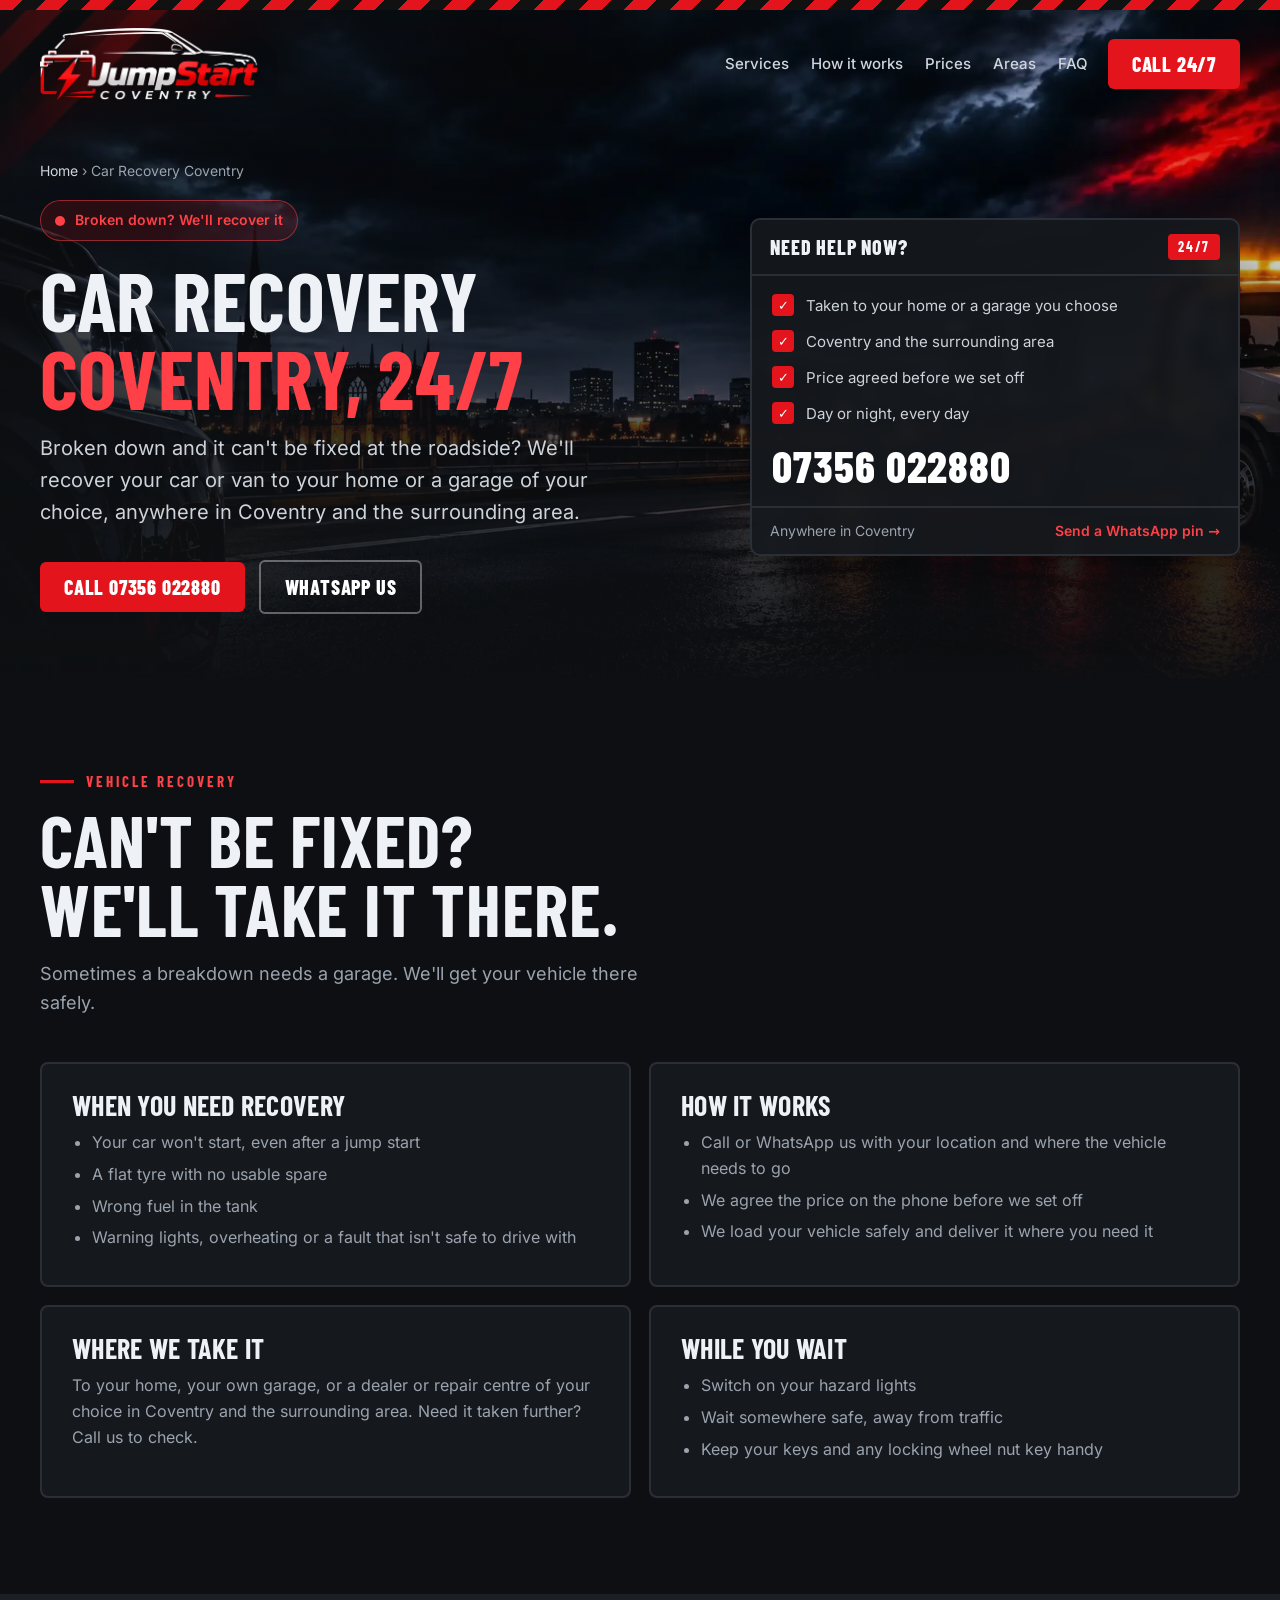
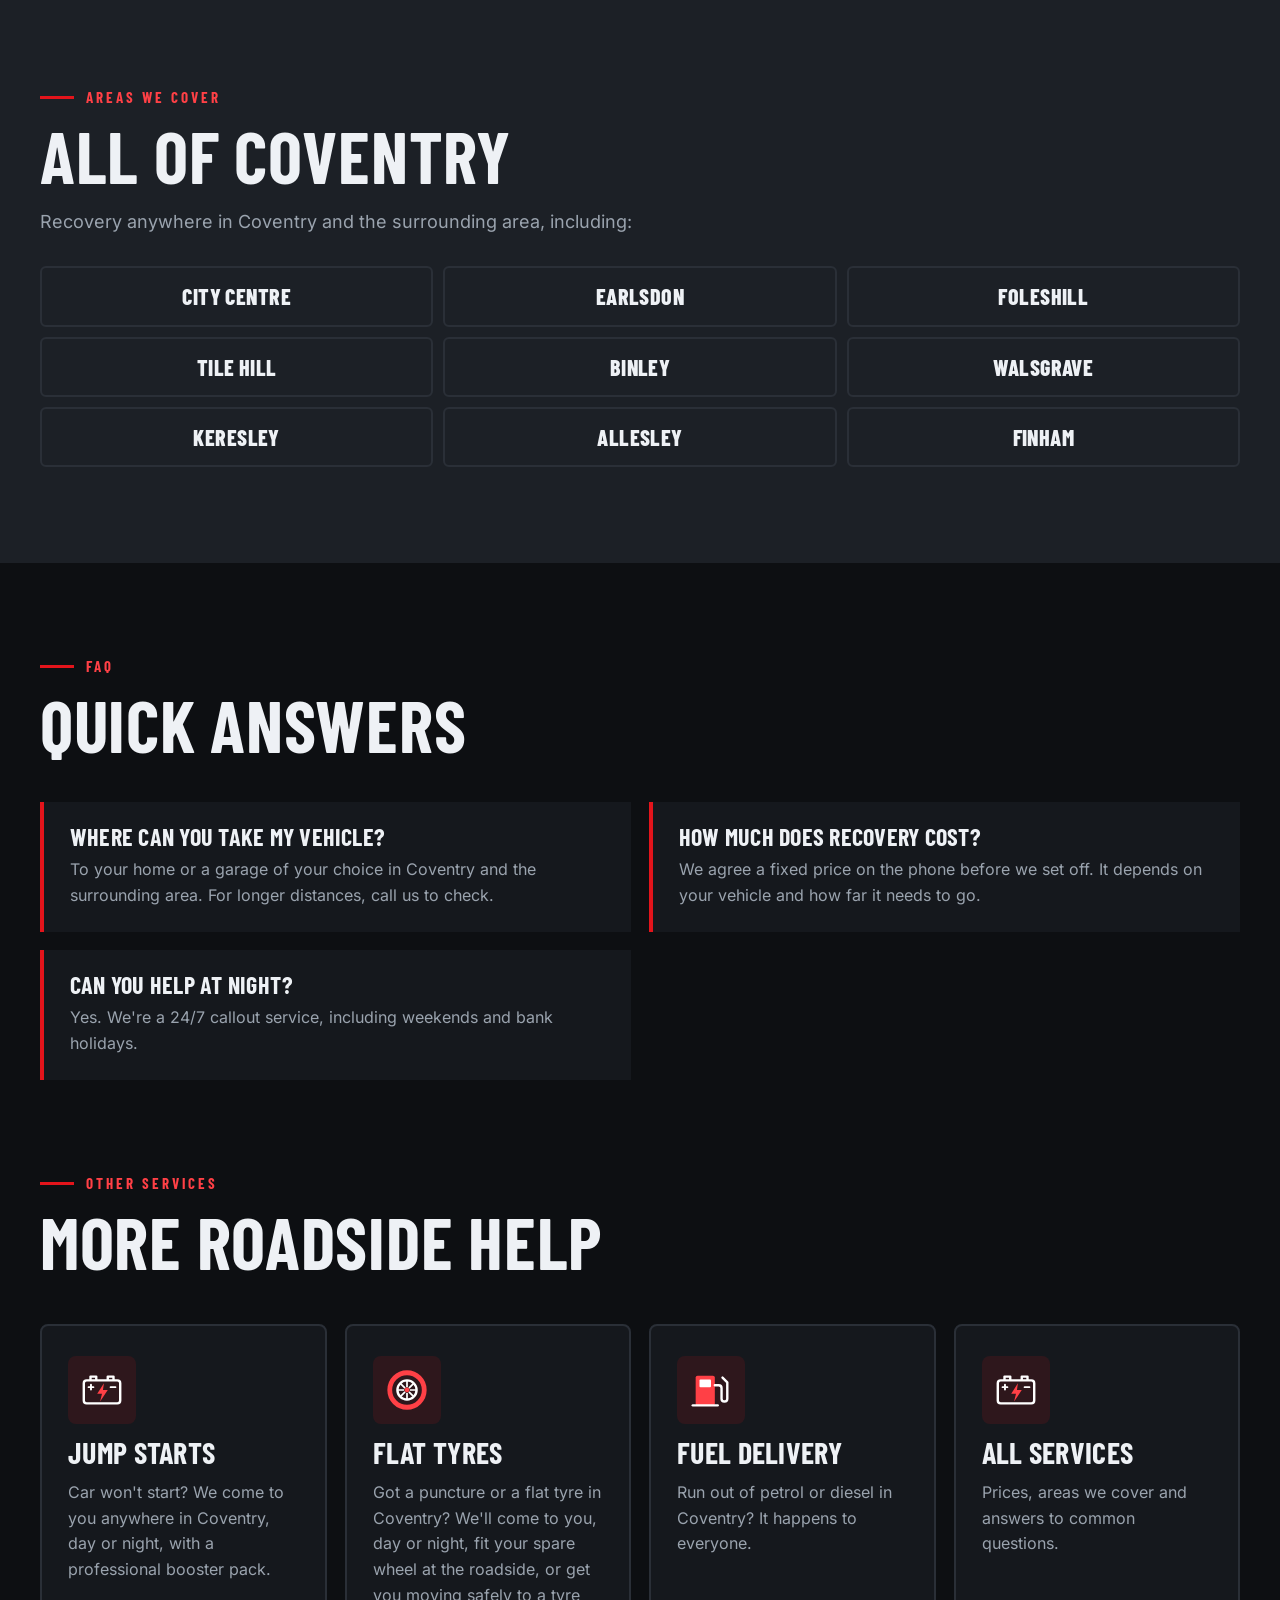
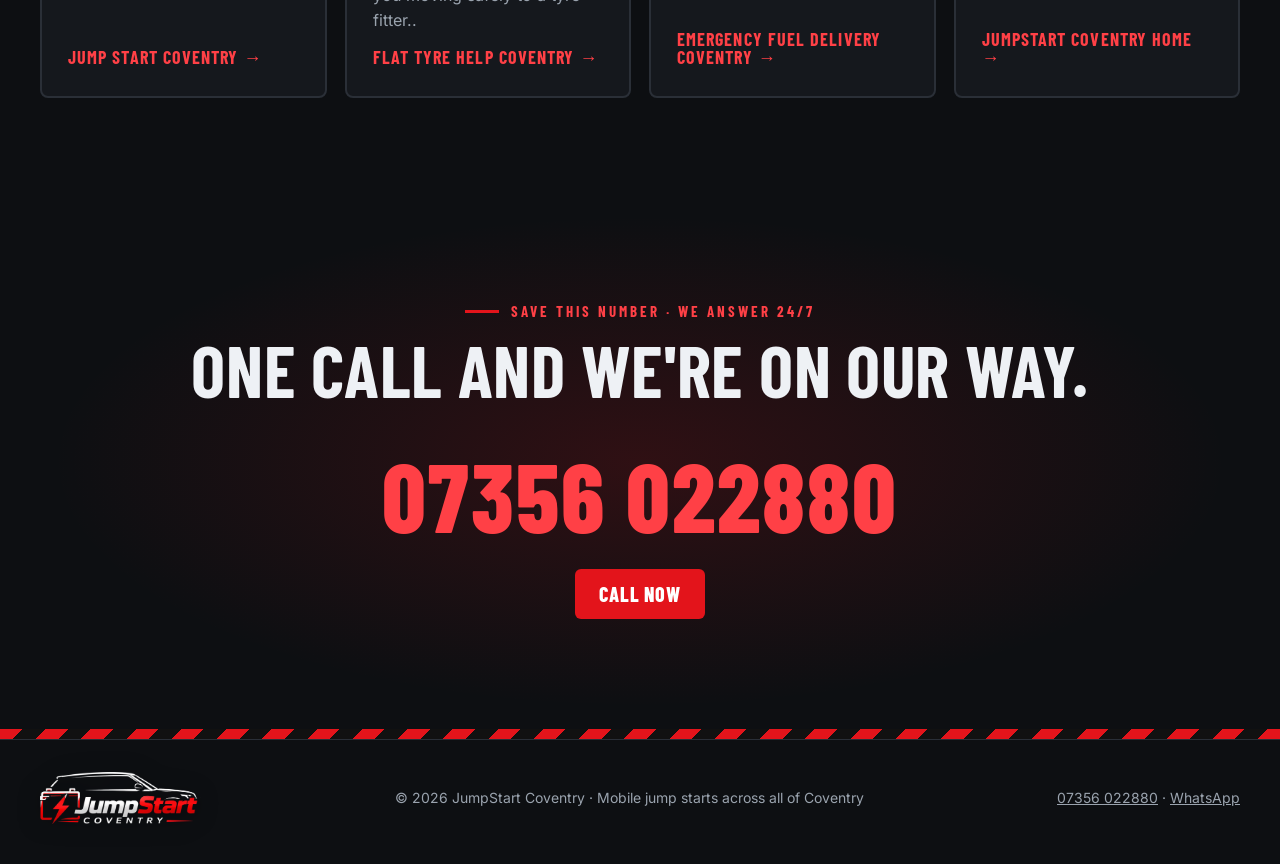
<file: car-recovery-coventry/index.html>
<!doctype html>
<html lang="en-GB">
<head>
<meta charset="utf-8">
<meta name="viewport" content="width=device-width, initial-scale=1">
<title>Car Recovery Coventry | 24/7 Vehicle Recovery Service</title>
<meta name="description" content="Broken down in Coventry? Our 24/7 car recovery service takes your vehicle to your home or a garage of your choice. Price agreed on the phone. Call 07356 022880.">
<link rel="canonical" href="https://jumpstartcoventry.co.uk/car-recovery-coventry/">
<meta property="og:type" content="website">
<meta property="og:url" content="https://jumpstartcoventry.co.uk/car-recovery-coventry/">
<meta property="og:title" content="Car Recovery Coventry | 24/7 Vehicle Recovery Service">
<meta property="og:description" content="Broken down in Coventry? Our 24/7 car recovery service takes your vehicle to your home or a garage of your choice. Price agreed on the phone. Call 07356 022880.">
<meta property="og:image" content="https://jumpstartcoventry.co.uk/hero.jpg">
<meta name="twitter:card" content="summary_large_image">
<meta name="twitter:title" content="Car Recovery Coventry | 24/7 Vehicle Recovery Service">
<meta name="twitter:description" content="Broken down in Coventry? Our 24/7 car recovery service takes your vehicle to your home or a garage of your choice. Price agreed on the phone. Call 07356 022880.">
<meta name="twitter:image" content="https://jumpstartcoventry.co.uk/hero.jpg">
<meta name="theme-color" content="#0d0f12">
<link rel="icon" href="/favicon.ico" sizes="48x48">
<link rel="icon" type="image/png" href="/favicon.png" sizes="192x192">
<link rel="apple-touch-icon" href="/apple-touch-icon.png">
<script type="application/ld+json">
{
  "@context": "https://schema.org",
  "@graph": [
    {
      "@type": "Service",
      "@id": "https://jumpstartcoventry.co.uk/car-recovery-coventry/#service",
      "name": "Car Recovery Coventry",
      "serviceType": "Vehicle recovery",
      "description": "Broken down in Coventry? Our 24/7 car recovery service takes your vehicle to your home or a garage of your choice. Price agreed on the phone. Call 07356 022880.",
      "url": "https://jumpstartcoventry.co.uk/car-recovery-coventry/",
      "areaServed": {
        "@type": "City",
        "name": "Coventry",
        "sameAs": "https://en.wikipedia.org/wiki/Coventry"
      },
      "hoursAvailable": {
        "@type": "OpeningHoursSpecification",
        "dayOfWeek": [
          "Monday",
          "Tuesday",
          "Wednesday",
          "Thursday",
          "Friday",
          "Saturday",
          "Sunday"
        ],
        "opens": "00:00",
        "closes": "23:59"
      },
      "provider": {
        "@type": "AutomotiveBusiness",
        "@id": "https://jumpstartcoventry.co.uk/#business",
        "name": "JumpStart Coventry",
        "url": "https://jumpstartcoventry.co.uk/",
        "telephone": "+447356022880",
        "address": {
          "@type": "PostalAddress",
          "addressLocality": "Coventry",
          "addressRegion": "West Midlands",
          "addressCountry": "GB"
        }
      }
    },
    {
      "@type": "BreadcrumbList",
      "itemListElement": [
        {
          "@type": "ListItem",
          "position": 1,
          "name": "Home",
          "item": "https://jumpstartcoventry.co.uk/"
        },
        {
          "@type": "ListItem",
          "position": 2,
          "name": "Car Recovery Coventry",
          "item": "https://jumpstartcoventry.co.uk/car-recovery-coventry/"
        }
      ]
    }
  ]
}
</script>
<link rel="preload" href="/fonts/inter-var.woff2" as="font" type="font/woff2" crossorigin>
<link rel="preload" as="image" type="image/webp" imagesrcset="/hero-960.webp 960w, /hero.webp 1672w" imagesizes="100vw" fetchpriority="high">
<style>
  @font-face { font-family: "Barlow Condensed"; font-style: normal; font-weight: 700; font-display: block; src: url([data-uri]) format("woff2"); }
  @font-face { font-family: "Barlow Condensed"; font-style: normal; font-weight: 800; font-display: block; src: url([data-uri]) format("woff2"); }
  @font-face { font-family: "Inter Fallback"; src: local("Arial"); ascent-override: 90.44%; descent-override: 22.52%; line-gap-override: 0%; size-adjust: 107.12%; }
  @font-face { font-family: "Inter"; font-style: normal; font-weight: 400 600; font-display: swap; src: url(/fonts/inter-var.woff2) format("woff2"); }
  :root {
    --bg: #0d0f12;
    --panel: #15181d;
    --panel-2: #1c2026;
    --line: #2a2f37;
    --red: #e3141b;
    --red-2: #c40f15;
    --red-text: #ff4046;
    --text: #eef1f5;
    --muted: #9aa3ae;
  }
  * { box-sizing: border-box; }
  html { scroll-behavior: smooth; }
  body { margin: 0; background: var(--bg); color: var(--text); font: 400 16px/1.6 Inter, "Inter Fallback", system-ui, sans-serif; }
  img { display: block; max-width: 100%; }
  a { color: inherit; }
  h1, h2, h3 { font-family: "Barlow Condensed", Impact, sans-serif; text-transform: uppercase; line-height: .95; margin: 0; letter-spacing: .01em; }
  .wrap { width: min(1200px, 100% - 32px); margin-inline: auto; }
  .hazard { height: 10px; background: repeating-linear-gradient(-45deg, var(--red) 0 16px, #111 16px 32px); }

  header { position: absolute; top: 10px; left: 0; right: 0; z-index: 10; }
  header .wrap { display: flex; justify-content: space-between; align-items: center; padding: 18px 0; gap: 16px; }
  .logo { display: block; line-height: 0; }
  .logo img { height: 72px; width: auto; filter: drop-shadow(0 2px 10px rgba(0,0,0,.6)); }
  .footer-logo img { height: 52px; width: auto; }
  .head-right { display: flex; align-items: center; gap: 20px; }
  .head-right nav { display: flex; gap: 22px; font-weight: 500; font-size: 15px; color: #cfd5dc; }
  .head-right nav a { text-decoration: none; }
  .head-right nav a:hover { color: var(--red-text); }
  .btn { display: inline-flex; align-items: center; justify-content: center; gap: 10px; font: 800 20px/1 "Barlow Condensed", sans-serif; text-transform: uppercase; letter-spacing: .04em; text-decoration: none; padding: 15px 24px; border-radius: 6px; transition: .15s; white-space: nowrap; }
  .btn-red { background: var(--red); color: #fff; }
  .btn-red:hover { background: var(--red-2); transform: translateY(-1px); }
  .btn-o { border: 2px solid rgba(255,255,255,.35); color: #fff; }
  .btn-o:hover { border-color: var(--red-text); color: var(--red-text); }

  .hero { position: relative; min-height: 92vh; display: flex; align-items: flex-end; padding: 150px 0 70px; overflow: hidden; }
  .hero > picture { position: absolute; inset: 0; }
  .hero > picture img { width: 100%; height: 100%; object-fit: cover; object-position: center 40%; }
  .hero::before { content: ""; position: absolute; inset: 0; background: linear-gradient(180deg, rgba(13,15,18,.35) 0%, rgba(13,15,18,.05) 28%, rgba(13,15,18,.7) 66%, rgba(13,15,18,.97) 100%), linear-gradient(90deg, rgba(13,15,18,.75), transparent 60%); z-index: 1; }
  .hero .wrap { position: relative; z-index: 2; display: grid; grid-template-columns: minmax(0, 1.15fr) minmax(0, .85fr); gap: 48px; align-items: end; }

  .svc-panel { background: rgba(21,24,29,.92); border: 2px solid var(--line); border-radius: 10px; overflow: hidden; box-shadow: 0 30px 60px -20px rgba(0,0,0,.7); backdrop-filter: blur(6px); }
  .panel-head { display: flex; justify-content: space-between; align-items: center; gap: 12px; padding: 14px 18px; border-bottom: 2px solid var(--line); }
  .panel-head b { font: 800 20px/1 "Barlow Condensed", sans-serif; text-transform: uppercase; letter-spacing: .04em; }
  .panel-head span { font: 700 14px/1 "Barlow Condensed", sans-serif; letter-spacing: .12em; color: #fff; background: var(--red); padding: 6px 10px; border-radius: 4px; }
  .svc-tiles { display: grid; grid-template-columns: 1fr 1fr; }
  .svc-tile { display: flex; flex-direction: column; gap: 10px; padding: 22px 20px; text-decoration: none; border-right: 2px solid var(--line); border-bottom: 2px solid var(--line); transition: background .15s; }
  .svc-tile:nth-child(2n) { border-right: 0; }
  .svc-tile:nth-child(n+3) { border-bottom: 0; }
  .svc-tile:hover { background: rgba(227,20,27,.1); }
  .svc-tile svg { width: 46px; height: 46px; }
  .svc-tile b { font: 800 24px/1 "Barlow Condensed", sans-serif; text-transform: uppercase; letter-spacing: .02em; }
  .svc-tile span { font-size: 14px; line-height: 1.4; color: var(--muted); }
  .panel-foot { padding: 12px 18px; font-size: 14px; color: var(--muted); display: flex; justify-content: space-between; gap: 12px; flex-wrap: wrap; border-top: 2px solid var(--line); }
  .panel-foot a { color: var(--red-text); font-weight: 600; text-decoration: none; }

  .services-grid { display: grid; grid-template-columns: repeat(4, minmax(0, 1fr)); gap: 18px; margin-top: 48px; }
  .svc-card { background: var(--panel); border: 2px solid var(--line); border-radius: 8px; padding: 30px 26px; display: flex; flex-direction: column; gap: 14px; transition: border-color .15s, transform .15s; }
  .svc-card:hover { border-color: var(--red); transform: translateY(-3px); }
  .svc-card .ic { width: 68px; height: 68px; border-radius: 8px; background: rgba(227,20,27,.12); display: grid; place-items: center; }
  .svc-card .ic svg { width: 46px; height: 46px; }
  .svc-card h3 { font-size: 30px; }
  .svc-card p { color: var(--muted); margin: 0; flex: 1; }
  .svc-card .more { font: 700 18px/1 "Barlow Condensed", sans-serif; text-transform: uppercase; letter-spacing: .06em; color: var(--red-text); text-decoration: none; }
  .live { display: inline-flex; align-items: center; gap: 10px; background: rgba(227,20,27,.14); border: 1px solid rgba(255,64,70,.5); color: var(--red-text); padding: 8px 14px; border-radius: 999px; font-weight: 600; font-size: 14px; }
  .pulse { width: 10px; height: 10px; border-radius: 50%; background: var(--red-text); animation: p 1.6s infinite; }
  @keyframes p { 0% { box-shadow: 0 0 0 0 rgba(255,64,70,.6); } 100% { box-shadow: 0 0 0 14px rgba(255,64,70,0); } }
  .hero h1 { margin: 0 0 16px; }
  .hero h1 .live { font-family: Inter, "Inter Fallback", system-ui, sans-serif; text-transform: none; letter-spacing: 0; line-height: 1.4; }
  .hero h1 .display { display: block; font-size: clamp(52px, 7.6vw, 108px); margin-top: 22px; max-width: 900px; }
  .hero h1 .display span { color: var(--red-text); display: block; }
  .hero p { font-size: 20px; color: #cdd3da; max-width: 560px; margin: 0 0 32px; }
  .phone-row { display: flex; gap: 14px; flex-wrap: wrap; align-items: center; }
  .phone-big { font: 800 clamp(40px, 6vw, 64px)/1 "Barlow Condensed", sans-serif; color: #fff; text-decoration: none; letter-spacing: .02em; margin-right: 10px; }
  .phone-big small { display: block; font: 600 13px/1 Inter, "Inter Fallback", sans-serif; color: var(--muted); letter-spacing: .1em; text-transform: uppercase; margin-bottom: 8px; }

  .stats { background: var(--red); color: #fff; }
  .stats .wrap { display: grid; grid-template-columns: repeat(4, 1fr); }
  .stats div { padding: 26px 18px; border-right: 2px solid rgba(0,0,0,.12); }
  .stats div:last-child { border-right: 0; }
  .stats b { display: block; font: 800 30px/1 "Barlow Condensed", sans-serif; text-transform: uppercase; }
  .stats span { font-weight: 600; font-size: 14px; }

  section { padding: 96px 0; }
  .label { font: 700 15px/1 "Barlow Condensed", sans-serif; letter-spacing: .2em; text-transform: uppercase; color: var(--red-text); display: flex; align-items: center; gap: 12px; }
  .label::before { content: ""; width: 34px; height: 3px; background: var(--red); }
  .h2 { font-size: clamp(40px, 6vw, 72px); margin: 16px 0 18px; }
  .sub { color: var(--muted); font-size: 18px; max-width: 600px; margin: 0; }

  .steps { display: grid; grid-template-columns: repeat(3, 1fr); gap: 2px; margin-top: 50px; background: var(--line); border: 2px solid var(--line); }
  .step { background: var(--panel); padding: 36px 30px; }
  .step .n { font: 800 72px/1 "Barlow Condensed", sans-serif; color: transparent; -webkit-text-stroke: 2px var(--red-text); }
  .step h3 { font-size: 30px; margin: 14px 0 10px; }
  .step p { color: var(--muted); margin: 0; }

  .split { display: grid; grid-template-columns: 1fr 1fr; gap: 0; background: var(--panel); }
  .split img { width: 100%; height: 100%; object-fit: cover; min-height: 520px; }
  .split .content { padding: 80px 64px; }
  .list { list-style: none; padding: 0; margin: 32px 0 0; display: grid; gap: 16px; }
  .list li { display: flex; gap: 16px; padding-bottom: 16px; border-bottom: 1px solid var(--line); }
  .list li:last-child { border-bottom: 0; }
  .list .ic { flex: none; width: 34px; height: 34px; background: var(--red); color: #fff; display: grid; place-items: center; font-weight: 800; border-radius: 4px; }
  .list b { display: block; font: 700 22px/1.1 "Barlow Condensed", sans-serif; text-transform: uppercase; letter-spacing: .02em; }
  .list span { color: var(--muted); font-size: 15px; }

  .gallery { display: grid; grid-template-columns: 2fr 1fr 1fr; grid-template-rows: 260px 260px; gap: 10px; margin-top: 48px; }
  .gallery figure { margin: 0; position: relative; overflow: hidden; border-radius: 6px; }
  .gallery img { width: 100%; height: 100%; object-fit: cover; transition: transform .5s; }
  .gallery figure:hover img { transform: scale(1.04); }
  .gallery .tall { grid-row: span 2; }
  .gallery figcaption { position: absolute; left: 0; right: 0; bottom: 0; padding: 30px 16px 14px; background: linear-gradient(transparent, rgba(0,0,0,.85)); font: 700 18px/1 "Barlow Condensed", sans-serif; text-transform: uppercase; letter-spacing: .04em; }

  .prices { display: grid; grid-template-columns: repeat(3, 1fr); gap: 18px; margin-top: 48px; }
  .card { background: var(--panel); border: 2px solid var(--line); border-radius: 8px; padding: 30px; }
  .card.hot { border-color: var(--red); }
  .card h3 { font-size: 28px; }
  .card .amt { font: 800 64px/1 "Barlow Condensed", sans-serif; color: var(--red-text); margin: 18px 0 6px; }
  .card .amt small { font-size: 20px; color: var(--muted); }
  .card p { color: var(--muted); margin: 0; font-size: 15px; }
  .fine { color: var(--muted); font-size: 13px; margin-top: 16px; }

  .areas { background: var(--panel-2); }
  .areas .wrap { display: grid; grid-template-columns: 1.1fr 1fr; gap: 56px; align-items: center; }
  .codes { display: grid; grid-template-columns: repeat(3, minmax(0, 1fr)); gap: 10px; margin-top: 30px; }
  .codes div { border: 2px solid var(--line); border-radius: 6px; padding: 16px 10px; text-align: center; font: 800 22px/1.1 "Barlow Condensed", sans-serif; text-transform: uppercase; letter-spacing: .02em; }
  .codes div:hover { border-color: var(--red); color: var(--red-text); }
  .areas img { border-radius: 8px; aspect-ratio: 1/1; object-fit: cover; width: 100%; }

  .faq-grid { display: grid; grid-template-columns: 1fr 1fr; gap: 18px; margin-top: 44px; }
  .faq-grid div { background: var(--panel); border-left: 4px solid var(--red); padding: 24px 26px; }
  .faq-grid h3 { font-size: 24px; margin-bottom: 8px; }
  .faq-grid p { margin: 0; color: var(--muted); }

  .final { text-align: center; padding: 110px 0; background: radial-gradient(ellipse at center, rgba(227,20,27,.16), transparent 65%); }
  .final .h2 { margin-inline: auto; max-width: 900px; }
  .final .phone-big { display: inline-block; margin: 26px 0; font-size: clamp(54px, 9vw, 96px); color: var(--red-text); }

  footer { border-top: 1px solid var(--line); padding: 32px 0 40px; color: var(--muted); font-size: 14px; }
  footer .wrap { display: flex; justify-content: space-between; gap: 18px; flex-wrap: wrap; align-items: center; }

  .sticky-call { display: none; }

  @media (max-width: 960px) {
    .head-right nav { display: none; }
    .hero .wrap { grid-template-columns: 1fr; gap: 32px; }
    .services-grid { grid-template-columns: repeat(2, minmax(0, 1fr)); }
    .stats .wrap { grid-template-columns: 1fr 1fr; }
    .stats div:nth-child(2) { border-right: 0; }
    .stats div:nth-child(-n+2) { border-bottom: 2px solid rgba(0,0,0,.12); }
    .steps, .prices, .faq-grid { grid-template-columns: 1fr; }
    .split, .areas .wrap { grid-template-columns: minmax(0, 1fr); }
    .split img { min-height: 320px; }
    .split .content { padding: 56px 24px; }
    .gallery { grid-template-columns: 1fr 1fr; grid-template-rows: 220px 180px 180px; }
    .gallery .tall { grid-column: span 2; grid-row: auto; }
  }
  @media (max-width: 600px) {
    header .btn { display: none; }
    .logo img { height: 54px; }
    .hero { min-height: auto; padding-top: 120px; }
    .hero p { font-size: 17px; }
    section { padding: 70px 0; }
    .gallery { grid-template-columns: 1fr; grid-template-rows: none; }
    .gallery .tall { grid-column: auto; }
    .gallery figure { height: 220px; }
    .codes div { font-size: 16px; padding: 14px 6px; }
    .services-grid { grid-template-columns: minmax(0, 1fr); }
    .svc-tile { padding: 16px 14px; }
    .svc-tile b { font-size: 20px; }
    .svc-tile svg { width: 38px; height: 38px; }
    body { padding-bottom: 78px; }
    .sticky-call { display: flex; position: fixed; left: 0; right: 0; bottom: 0; z-index: 40; border-radius: 0; padding: 22px; font-size: 24px; }
  }
</style>
<style>
  .hero.hero-sm { min-height: auto; padding: 150px 0 64px; }
  .hero-sm .wrap { align-items: center; }
  .crumbs { font-size: 14px; color: var(--muted); margin: 0 0 18px; }
  .crumbs a { color: #cfd5dc; text-decoration: none; }
  .crumbs a:hover { color: var(--red-text); }
  .hero-sm h1 .display { font-size: clamp(48px, 6.4vw, 92px); margin-top: 0; }
  .call-list { list-style: none; margin: 0; padding: 18px 20px; display: grid; gap: 12px; }
  .call-list li { display: flex; gap: 12px; align-items: flex-start; color: #cdd3da; font-size: 15px; }
  .call-list li::before { content: "\2713"; flex: none; width: 22px; height: 22px; border-radius: 4px; background: var(--red); color: #fff; display: grid; place-items: center; font-size: 13px; font-weight: 800; }
  .call-big { display: block; padding: 0 20px 18px; font: 800 44px/1 "Barlow Condensed", sans-serif; color: #fff; text-decoration: none; letter-spacing: .02em; }
  .prose-grid { display: grid; grid-template-columns: repeat(2, minmax(0, 1fr)); gap: 18px; margin-top: 44px; }
  .prose-card { background: var(--panel); border: 2px solid var(--line); border-radius: 8px; padding: 28px 30px; }
  .prose-card h3 { font-size: 28px; margin-bottom: 12px; }
  .prose-card p { color: var(--muted); margin: 0 0 10px; }
  .prose-card ul { margin: 0; padding-left: 20px; color: var(--muted); }
  .prose-card li { margin: 6px 0; }
  .prose-card li b { color: var(--text); font-weight: 600; }
  .svc-card h3 a, .related h3 a { text-decoration: none; }
  .svc-card h3 a:hover, .related h3 a:hover { color: var(--red-text); }
  @media (max-width: 960px) { .prose-grid { grid-template-columns: minmax(0, 1fr); } }
  @media (max-width: 600px) { .hero.hero-sm { padding-top: 120px; } .call-big { font-size: 38px; } }
</style>
</head>
<body>

<svg width="0" height="0" style="position:absolute" aria-hidden="true">
  <symbol id="i-battery" viewBox="0 0 48 48"><path d="M12 14v-4h6v4M30 14v-4h6v4" fill="none" stroke="#fff" stroke-width="2.5" stroke-linejoin="round"/><rect x="5" y="14" width="38" height="24" rx="3" fill="none" stroke="#fff" stroke-width="2.5"/><path d="M10 21h5M12.5 18.5v5M33 21h5" stroke="#fff" stroke-width="2" stroke-linecap="round"/><path d="M26 17l-7 11h5l-2 8 8-12h-5l1-7z" fill="#ff4046"/></symbol>
  <symbol id="i-tyre" viewBox="0 0 48 48"><circle cx="24" cy="24" r="18" fill="none" stroke="#ff4046" stroke-width="5"/><circle cx="24" cy="24" r="10" fill="none" stroke="#fff" stroke-width="2.5"/><path d="M24 14v7M24 27v7M14 24h7M27 24h7M17 17l5 5M26 26l5 5M31 17l-5 5M22 26l-5 5" stroke="#fff" stroke-width="1.8"/><circle cx="24" cy="24" r="2.6" fill="#ff4046"/></symbol>
  <symbol id="i-fuel" viewBox="0 0 48 48"><rect x="8" y="9" width="20" height="31" rx="2" fill="#ff4046"/><rect x="12" y="13" width="12" height="8" rx="1" fill="#fff"/><path d="M5 40h26" stroke="#fff" stroke-width="2.5" stroke-linecap="round"/><path d="M28 19h4a3 3 0 0 1 3 3v11a3 3 0 0 0 6 0V16l-5-5" fill="none" stroke="#fff" stroke-width="2.5" stroke-linecap="round" stroke-linejoin="round"/></symbol>
  <symbol id="i-recovery" viewBox="0 0 48 48"><path d="M7 30 L17 13 L24 19" fill="none" stroke="#ff4046" stroke-width="3" stroke-linecap="round" stroke-linejoin="round"/><circle cx="17" cy="13" r="2.2" fill="#fff"/><path d="M2 31h27" stroke="#fff" stroke-width="3" stroke-linecap="round"/><path d="M29 31V18h9l7 8v5z" fill="none" stroke="#fff" stroke-width="2.5" stroke-linejoin="round"/><path d="M33 21h4l3 4h-7z" fill="#fff"/><circle cx="11" cy="35" r="4" fill="#0d0f12" stroke="#fff" stroke-width="2.5"/><circle cx="38" cy="35" r="4" fill="#0d0f12" stroke="#fff" stroke-width="2.5"/></symbol>
</svg>

<div class="hazard"></div>
<header>
  <div class="wrap">
    <a class="logo" href="/"><picture><source srcset="/logo.webp" type="image/webp"><img src="/logo-sm.png" width="450" height="145" alt="JumpStart Coventry"></picture></a>
    <div class="head-right">
      <nav><a href="/#services">Services</a><a href="/#how">How it works</a><a href="/#prices">Prices</a><a href="/#areas">Areas</a><a href="/#faq">FAQ</a></nav>
      <a class="btn btn-red" href="tel:+447356022880">Call 24/7</a>
    </div>
  </div>
</header>

<main>
  <section class="hero hero-sm">
    <picture><source srcset="/hero-960.webp 960w, /hero.webp 1672w" sizes="100vw" type="image/webp"><img src="/hero.jpg" fetchpriority="high" width="1672" height="941" alt=""></picture>
    <div class="wrap">
      <div class="hero-copy">
        <nav class="crumbs" aria-label="Breadcrumb"><a href="/">Home</a> &rsaquo; <span>Car Recovery Coventry</span></nav>
        <span class="live"><span class="pulse"></span>Broken down? We&#x27;ll recover it</span>
        <h1 style="margin-top:20px"><span class="display">Car Recovery<span>Coventry, 24/7</span></span></h1>
        <p>Broken down and it can&#x27;t be fixed at the roadside? We&#x27;ll recover your car or van to your home or a garage of your choice, anywhere in Coventry and the surrounding area.</p>
        <div class="phone-row">
          <a class="btn btn-red" href="tel:+447356022880">Call 07356 022880</a>
          <a class="btn btn-o" href="https://wa.me/447356022880">WhatsApp Us</a>
        </div>
      </div>
      <div class="svc-panel">
        <div class="panel-head"><b>Need help now?</b><span>24/7</span></div>
        <ul class="call-list"><li>Taken to your home or a garage you choose</li><li>Coventry and the surrounding area</li><li>Price agreed before we set off</li><li>Day or night, every day</li></ul>
        <a class="call-big" href="tel:+447356022880">07356 022880</a>
        <div class="panel-foot"><span>Anywhere in Coventry</span><a href="https://wa.me/447356022880">Send a WhatsApp pin &rarr;</a></div>
      </div>
    </div>
  </section>

  <section>
    <div class="wrap">
      <span class="label">Vehicle recovery</span>
      <h2 class="h2">Can't be fixed?<br>We'll take it there.</h2>
      <p class="sub">Sometimes a breakdown needs a garage. We&#x27;ll get your vehicle there safely.</p>
      <div class="prose-grid"><div class="prose-card"><h3>When you need recovery</h3><ul><li>Your car won&#x27;t start, even after a jump start</li><li>A flat tyre with no usable spare</li><li>Wrong fuel in the tank</li><li>Warning lights, overheating or a fault that isn&#x27;t safe to drive with</li></ul></div><div class="prose-card"><h3>How it works</h3><ul><li>Call or WhatsApp us with your location and where the vehicle needs to go</li><li>We agree the price on the phone before we set off</li><li>We load your vehicle safely and deliver it where you need it</li></ul></div><div class="prose-card"><h3>Where we take it</h3><p>To your home, your own garage, or a dealer or repair centre of your choice in Coventry and the surrounding area. Need it taken further? Call us to check.</p></div><div class="prose-card"><h3>While you wait</h3><ul><li>Switch on your hazard lights</li><li>Wait somewhere safe, away from traffic</li><li>Keep your keys and any locking wheel nut key handy</li></ul></div></div>
    </div>
  </section>

  <section class="areas" id="areas">
    <div class="wrap" style="grid-template-columns:minmax(0,1fr)">
      <div>
        <span class="label">Areas we cover</span>
        <h2 class="h2">All of Coventry</h2>
        <p class="sub">Recovery anywhere in Coventry and the surrounding area, including:</p>
        <div class="codes"><div>City Centre</div><div>Earlsdon</div><div>Foleshill</div><div>Tile Hill</div><div>Binley</div><div>Walsgrave</div><div>Keresley</div><div>Allesley</div><div>Finham</div></div>
      </div>
    </div>
  </section>

  <section id="faq">
    <div class="wrap">
      <span class="label">FAQ</span>
      <h2 class="h2">Quick answers</h2>
      <div class="faq-grid"><div><h3>Where can you take my vehicle?</h3><p>To your home or a garage of your choice in Coventry and the surrounding area. For longer distances, call us to check.</p></div><div><h3>How much does recovery cost?</h3><p>We agree a fixed price on the phone before we set off. It depends on your vehicle and how far it needs to go.</p></div><div><h3>Can you help at night?</h3><p>Yes. We&#x27;re a 24/7 callout service, including weekends and bank holidays.</p></div></div>
    </div>
  </section>

  <section class="related" style="padding-top:0">
    <div class="wrap">
      <span class="label">Other services</span>
      <h2 class="h2">More roadside help</h2>
      <div class="services-grid"><article class="svc-card"><div class="ic"><svg aria-hidden="true"><use href="#i-battery"/></svg></div><h3><a href="/jump-start-coventry/">Jump starts</a></h3><p>Car won&#x27;t start? We come to you anywhere in Coventry, day or night, with a professional booster pack.</p><a class="more" href="/jump-start-coventry/">Jump Start Coventry &rarr;</a></article><article class="svc-card"><div class="ic"><svg aria-hidden="true"><use href="#i-tyre"/></svg></div><h3><a href="/flat-tyre-help-coventry/">Flat tyres</a></h3><p>Got a puncture or a flat tyre in Coventry? We&#x27;ll come to you, day or night, fit your spare wheel at the roadside, or get you moving safely to a tyre fitter..</p><a class="more" href="/flat-tyre-help-coventry/">Flat Tyre Help Coventry &rarr;</a></article><article class="svc-card"><div class="ic"><svg aria-hidden="true"><use href="#i-fuel"/></svg></div><h3><a href="/fuel-delivery-coventry/">Fuel delivery</a></h3><p>Run out of petrol or diesel in Coventry? It happens to everyone.</p><a class="more" href="/fuel-delivery-coventry/">Emergency Fuel Delivery Coventry &rarr;</a></article><article class="svc-card"><div class="ic"><svg aria-hidden="true"><use href="#i-battery"/></svg></div><h3><a href="/">All services</a></h3><p>Prices, areas we cover and answers to common questions.</p><a class="more" href="/">JumpStart Coventry home &rarr;</a></article></div>
    </div>
  </section>

  <section class="final">
    <div class="wrap">
      <span class="label" style="justify-content:center">Save this number &middot; We answer 24/7</span>
      <h2 class="h2">One call and we're on our way.</h2>
      <a class="phone-big" href="tel:+447356022880">07356 022880</a><br>
      <a class="btn btn-red" href="tel:+447356022880">Call now</a>
    </div>
  </section>
</main>

<div class="hazard"></div>
<footer>
  <div class="wrap">
    <a class="logo footer-logo" href="/"><picture><source srcset="/logo.webp" type="image/webp"><img src="/logo-sm.png" width="450" height="145" alt="JumpStart Coventry"></picture></a>
    <span>© 2026 JumpStart Coventry · Mobile jump starts across all of Coventry</span>
    <span><a href="tel:+447356022880">07356 022880</a> · <a href="https://wa.me/447356022880">WhatsApp</a></span>
  </div>
</footer>

<a class="btn btn-red sticky-call" href="tel:+447356022880">📞 Call 07356 022880</a>
</body>
</html>
</file>
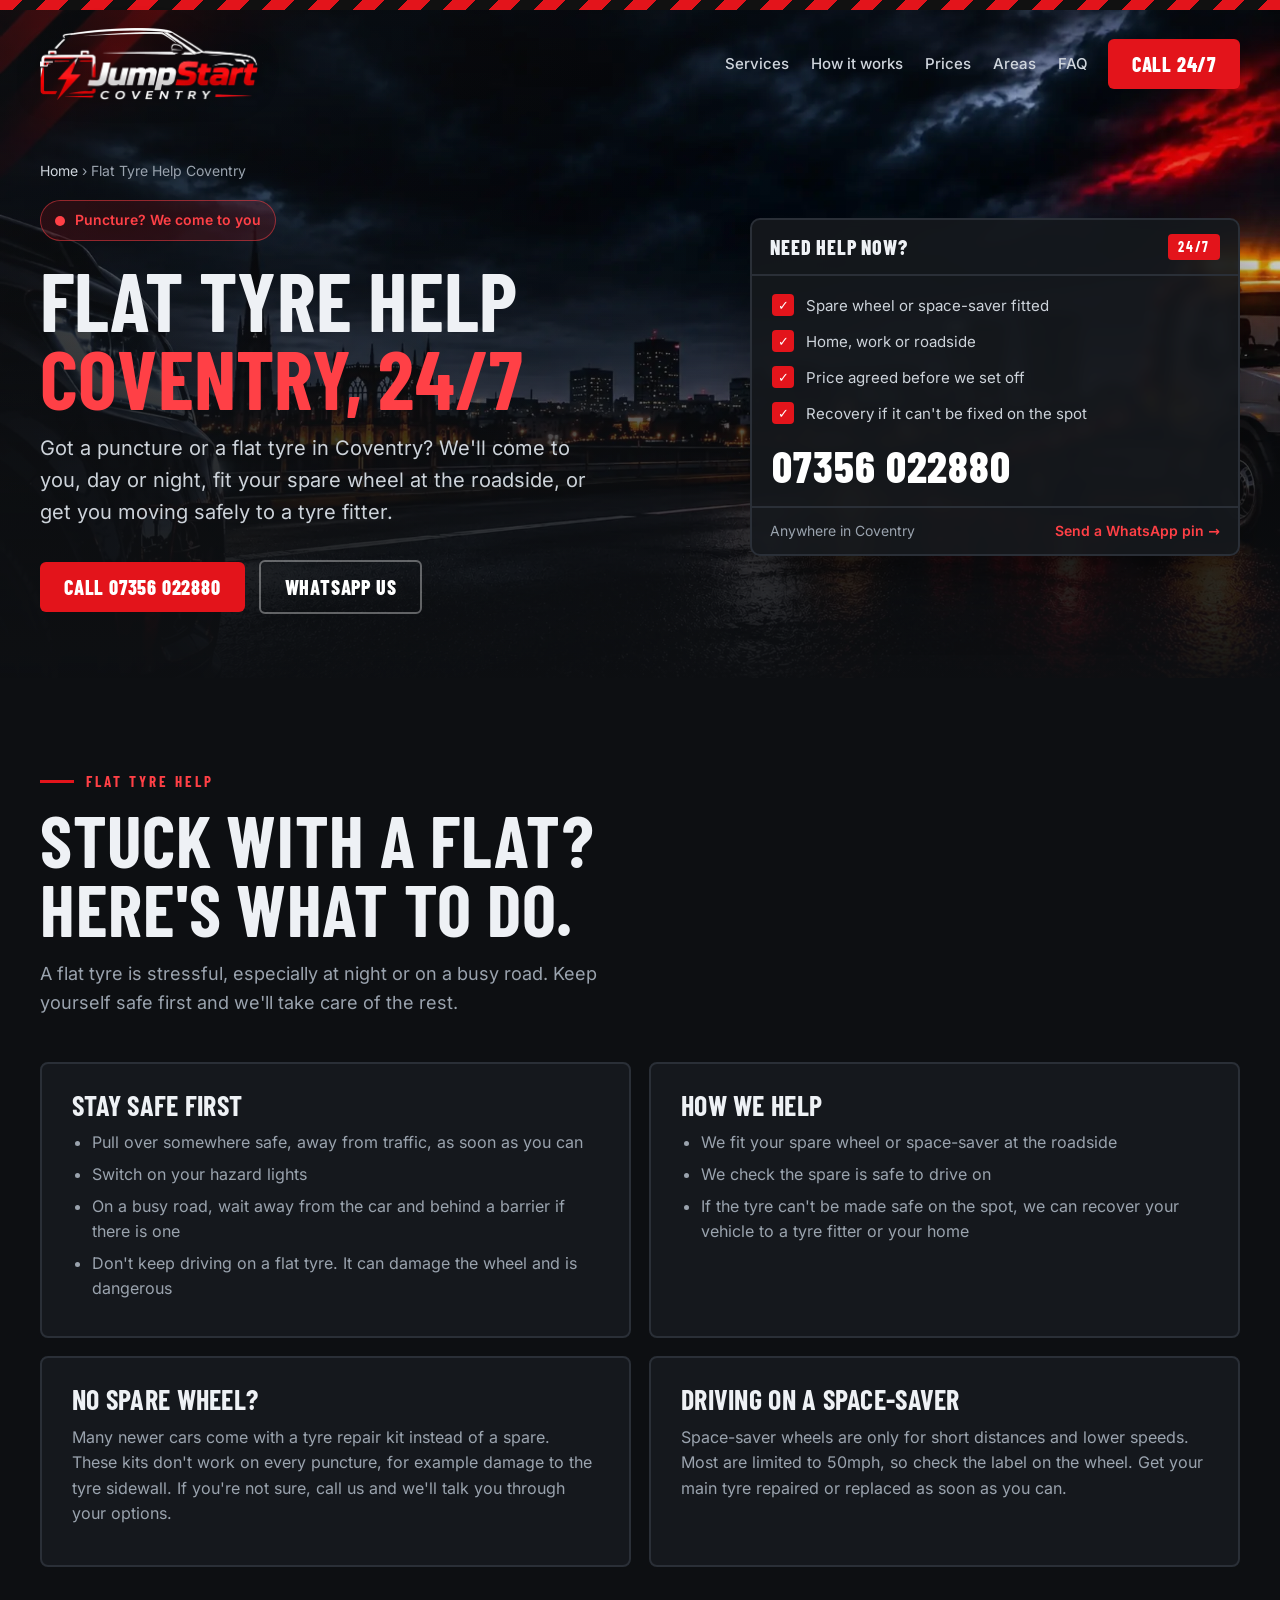
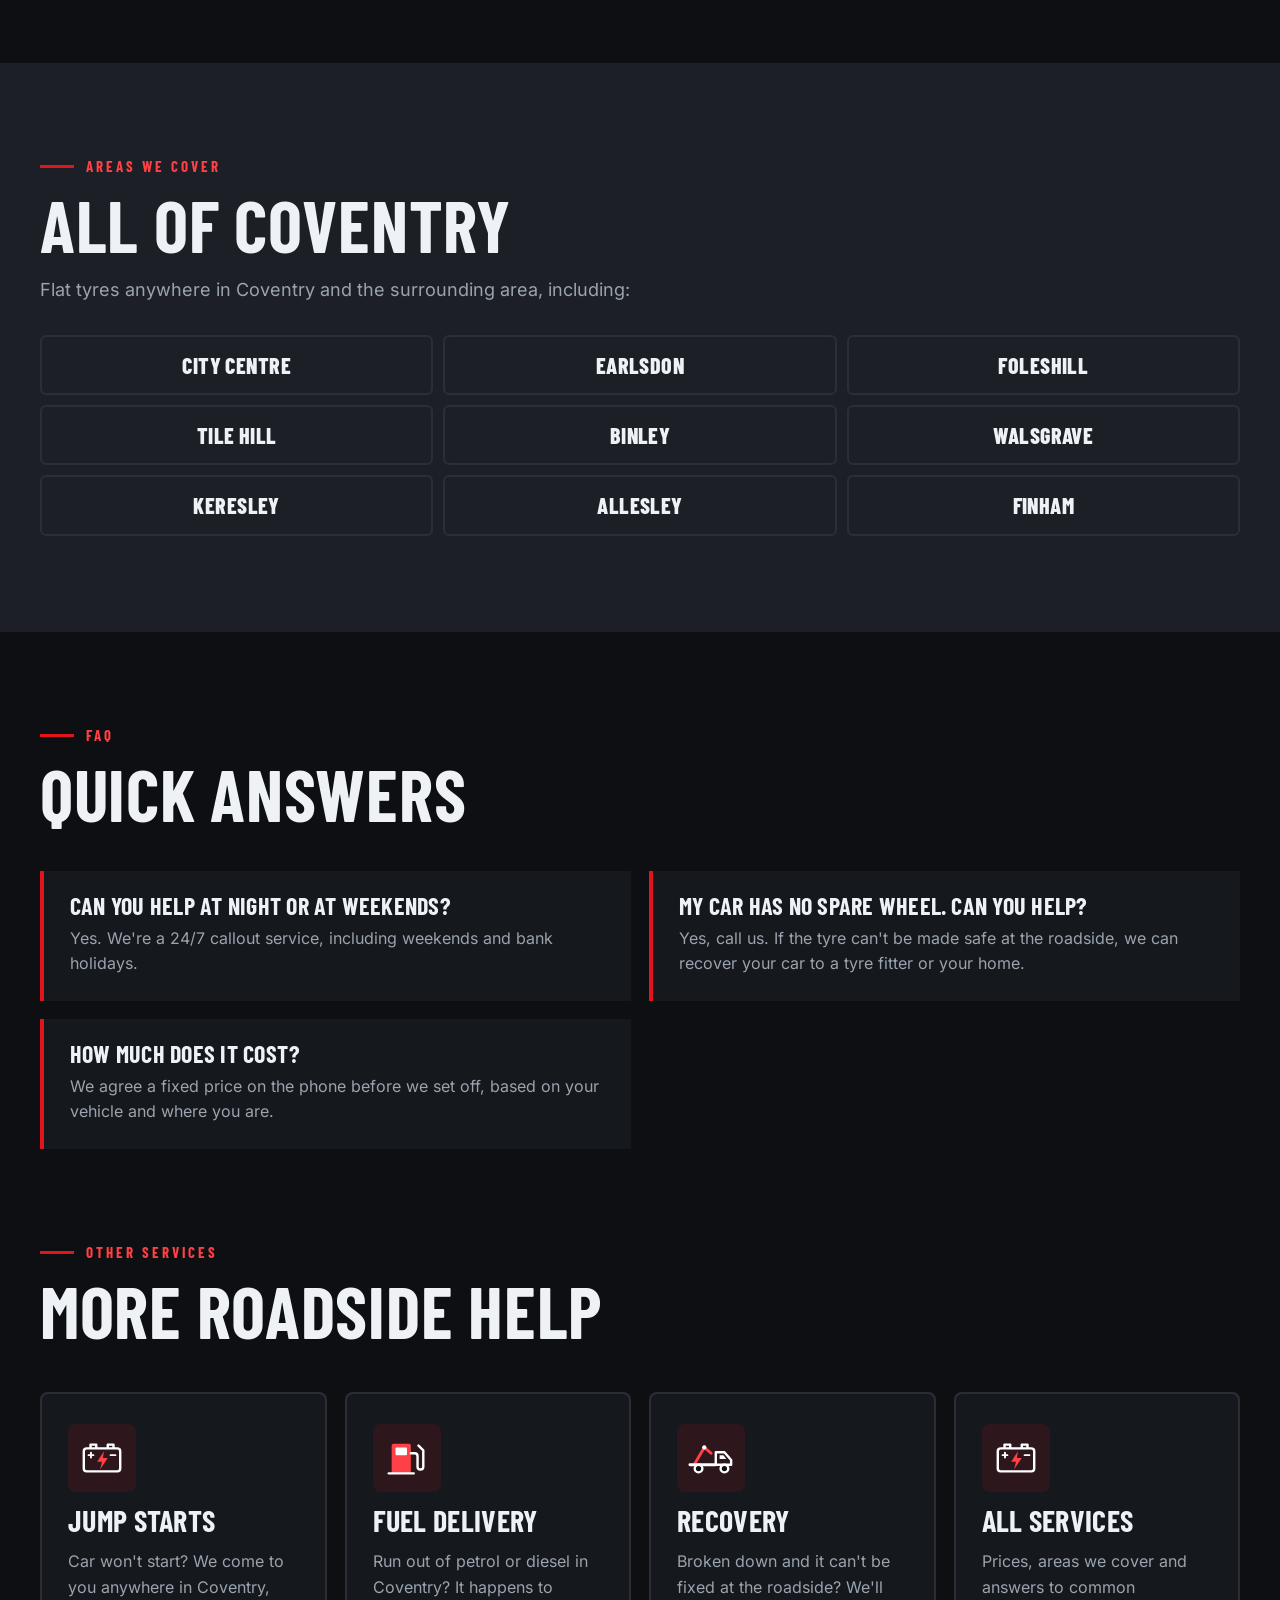
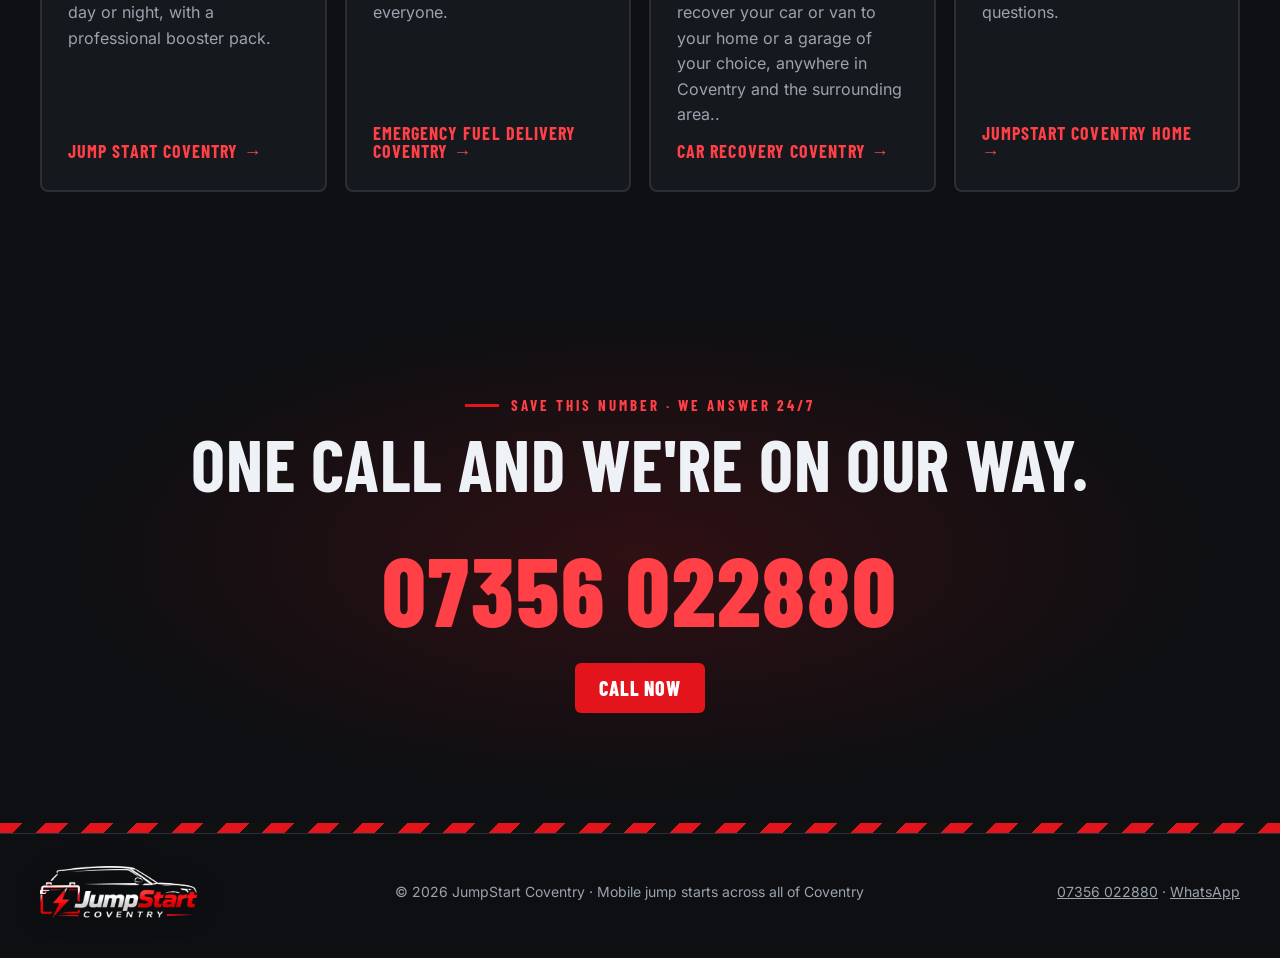
<file: flat-tyre-help-coventry/index.html>
<!doctype html>
<html lang="en-GB">
<head>
<meta charset="utf-8">
<meta name="viewport" content="width=device-width, initial-scale=1">
<title>Flat Tyre Help Coventry | 24/7 Roadside Tyre Assistance</title>
<meta name="description" content="Puncture or flat tyre in Coventry? We come to you 24/7, fit your spare at the roadside or get you safely to a tyre fitter. Call 07356 022880.">
<link rel="canonical" href="https://jumpstartcoventry.co.uk/flat-tyre-help-coventry/">
<meta property="og:type" content="website">
<meta property="og:url" content="https://jumpstartcoventry.co.uk/flat-tyre-help-coventry/">
<meta property="og:title" content="Flat Tyre Help Coventry | 24/7 Roadside Tyre Assistance">
<meta property="og:description" content="Puncture or flat tyre in Coventry? We come to you 24/7, fit your spare at the roadside or get you safely to a tyre fitter. Call 07356 022880.">
<meta property="og:image" content="https://jumpstartcoventry.co.uk/hero.jpg">
<meta name="twitter:card" content="summary_large_image">
<meta name="twitter:title" content="Flat Tyre Help Coventry | 24/7 Roadside Tyre Assistance">
<meta name="twitter:description" content="Puncture or flat tyre in Coventry? We come to you 24/7, fit your spare at the roadside or get you safely to a tyre fitter. Call 07356 022880.">
<meta name="twitter:image" content="https://jumpstartcoventry.co.uk/hero.jpg">
<meta name="theme-color" content="#0d0f12">
<link rel="icon" href="/favicon.ico" sizes="48x48">
<link rel="icon" type="image/png" href="/favicon.png" sizes="192x192">
<link rel="apple-touch-icon" href="/apple-touch-icon.png">
<script type="application/ld+json">
{
  "@context": "https://schema.org",
  "@graph": [
    {
      "@type": "Service",
      "@id": "https://jumpstartcoventry.co.uk/flat-tyre-help-coventry/#service",
      "name": "Flat Tyre Help Coventry",
      "serviceType": "Roadside flat tyre assistance",
      "description": "Puncture or flat tyre in Coventry? We come to you 24/7, fit your spare at the roadside or get you safely to a tyre fitter. Call 07356 022880.",
      "url": "https://jumpstartcoventry.co.uk/flat-tyre-help-coventry/",
      "areaServed": {
        "@type": "City",
        "name": "Coventry",
        "sameAs": "https://en.wikipedia.org/wiki/Coventry"
      },
      "hoursAvailable": {
        "@type": "OpeningHoursSpecification",
        "dayOfWeek": [
          "Monday",
          "Tuesday",
          "Wednesday",
          "Thursday",
          "Friday",
          "Saturday",
          "Sunday"
        ],
        "opens": "00:00",
        "closes": "23:59"
      },
      "provider": {
        "@type": "AutomotiveBusiness",
        "@id": "https://jumpstartcoventry.co.uk/#business",
        "name": "JumpStart Coventry",
        "url": "https://jumpstartcoventry.co.uk/",
        "telephone": "+447356022880",
        "address": {
          "@type": "PostalAddress",
          "addressLocality": "Coventry",
          "addressRegion": "West Midlands",
          "addressCountry": "GB"
        }
      }
    },
    {
      "@type": "BreadcrumbList",
      "itemListElement": [
        {
          "@type": "ListItem",
          "position": 1,
          "name": "Home",
          "item": "https://jumpstartcoventry.co.uk/"
        },
        {
          "@type": "ListItem",
          "position": 2,
          "name": "Flat Tyre Help Coventry",
          "item": "https://jumpstartcoventry.co.uk/flat-tyre-help-coventry/"
        }
      ]
    }
  ]
}
</script>
<link rel="preload" href="/fonts/inter-var.woff2" as="font" type="font/woff2" crossorigin>
<link rel="preload" as="image" type="image/webp" imagesrcset="/hero-960.webp 960w, /hero.webp 1672w" imagesizes="100vw" fetchpriority="high">
<style>
  @font-face { font-family: "Barlow Condensed"; font-style: normal; font-weight: 700; font-display: block; src: url([data-uri]) format("woff2"); }
  @font-face { font-family: "Barlow Condensed"; font-style: normal; font-weight: 800; font-display: block; src: url([data-uri]) format("woff2"); }
  @font-face { font-family: "Inter Fallback"; src: local("Arial"); ascent-override: 90.44%; descent-override: 22.52%; line-gap-override: 0%; size-adjust: 107.12%; }
  @font-face { font-family: "Inter"; font-style: normal; font-weight: 400 600; font-display: swap; src: url(/fonts/inter-var.woff2) format("woff2"); }
  :root {
    --bg: #0d0f12;
    --panel: #15181d;
    --panel-2: #1c2026;
    --line: #2a2f37;
    --red: #e3141b;
    --red-2: #c40f15;
    --red-text: #ff4046;
    --text: #eef1f5;
    --muted: #9aa3ae;
  }
  * { box-sizing: border-box; }
  html { scroll-behavior: smooth; }
  body { margin: 0; background: var(--bg); color: var(--text); font: 400 16px/1.6 Inter, "Inter Fallback", system-ui, sans-serif; }
  img { display: block; max-width: 100%; }
  a { color: inherit; }
  h1, h2, h3 { font-family: "Barlow Condensed", Impact, sans-serif; text-transform: uppercase; line-height: .95; margin: 0; letter-spacing: .01em; }
  .wrap { width: min(1200px, 100% - 32px); margin-inline: auto; }
  .hazard { height: 10px; background: repeating-linear-gradient(-45deg, var(--red) 0 16px, #111 16px 32px); }

  header { position: absolute; top: 10px; left: 0; right: 0; z-index: 10; }
  header .wrap { display: flex; justify-content: space-between; align-items: center; padding: 18px 0; gap: 16px; }
  .logo { display: block; line-height: 0; }
  .logo img { height: 72px; width: auto; filter: drop-shadow(0 2px 10px rgba(0,0,0,.6)); }
  .footer-logo img { height: 52px; width: auto; }
  .head-right { display: flex; align-items: center; gap: 20px; }
  .head-right nav { display: flex; gap: 22px; font-weight: 500; font-size: 15px; color: #cfd5dc; }
  .head-right nav a { text-decoration: none; }
  .head-right nav a:hover { color: var(--red-text); }
  .btn { display: inline-flex; align-items: center; justify-content: center; gap: 10px; font: 800 20px/1 "Barlow Condensed", sans-serif; text-transform: uppercase; letter-spacing: .04em; text-decoration: none; padding: 15px 24px; border-radius: 6px; transition: .15s; white-space: nowrap; }
  .btn-red { background: var(--red); color: #fff; }
  .btn-red:hover { background: var(--red-2); transform: translateY(-1px); }
  .btn-o { border: 2px solid rgba(255,255,255,.35); color: #fff; }
  .btn-o:hover { border-color: var(--red-text); color: var(--red-text); }

  .hero { position: relative; min-height: 92vh; display: flex; align-items: flex-end; padding: 150px 0 70px; overflow: hidden; }
  .hero > picture { position: absolute; inset: 0; }
  .hero > picture img { width: 100%; height: 100%; object-fit: cover; object-position: center 40%; }
  .hero::before { content: ""; position: absolute; inset: 0; background: linear-gradient(180deg, rgba(13,15,18,.35) 0%, rgba(13,15,18,.05) 28%, rgba(13,15,18,.7) 66%, rgba(13,15,18,.97) 100%), linear-gradient(90deg, rgba(13,15,18,.75), transparent 60%); z-index: 1; }
  .hero .wrap { position: relative; z-index: 2; display: grid; grid-template-columns: minmax(0, 1.15fr) minmax(0, .85fr); gap: 48px; align-items: end; }

  .svc-panel { background: rgba(21,24,29,.92); border: 2px solid var(--line); border-radius: 10px; overflow: hidden; box-shadow: 0 30px 60px -20px rgba(0,0,0,.7); backdrop-filter: blur(6px); }
  .panel-head { display: flex; justify-content: space-between; align-items: center; gap: 12px; padding: 14px 18px; border-bottom: 2px solid var(--line); }
  .panel-head b { font: 800 20px/1 "Barlow Condensed", sans-serif; text-transform: uppercase; letter-spacing: .04em; }
  .panel-head span { font: 700 14px/1 "Barlow Condensed", sans-serif; letter-spacing: .12em; color: #fff; background: var(--red); padding: 6px 10px; border-radius: 4px; }
  .svc-tiles { display: grid; grid-template-columns: 1fr 1fr; }
  .svc-tile { display: flex; flex-direction: column; gap: 10px; padding: 22px 20px; text-decoration: none; border-right: 2px solid var(--line); border-bottom: 2px solid var(--line); transition: background .15s; }
  .svc-tile:nth-child(2n) { border-right: 0; }
  .svc-tile:nth-child(n+3) { border-bottom: 0; }
  .svc-tile:hover { background: rgba(227,20,27,.1); }
  .svc-tile svg { width: 46px; height: 46px; }
  .svc-tile b { font: 800 24px/1 "Barlow Condensed", sans-serif; text-transform: uppercase; letter-spacing: .02em; }
  .svc-tile span { font-size: 14px; line-height: 1.4; color: var(--muted); }
  .panel-foot { padding: 12px 18px; font-size: 14px; color: var(--muted); display: flex; justify-content: space-between; gap: 12px; flex-wrap: wrap; border-top: 2px solid var(--line); }
  .panel-foot a { color: var(--red-text); font-weight: 600; text-decoration: none; }

  .services-grid { display: grid; grid-template-columns: repeat(4, minmax(0, 1fr)); gap: 18px; margin-top: 48px; }
  .svc-card { background: var(--panel); border: 2px solid var(--line); border-radius: 8px; padding: 30px 26px; display: flex; flex-direction: column; gap: 14px; transition: border-color .15s, transform .15s; }
  .svc-card:hover { border-color: var(--red); transform: translateY(-3px); }
  .svc-card .ic { width: 68px; height: 68px; border-radius: 8px; background: rgba(227,20,27,.12); display: grid; place-items: center; }
  .svc-card .ic svg { width: 46px; height: 46px; }
  .svc-card h3 { font-size: 30px; }
  .svc-card p { color: var(--muted); margin: 0; flex: 1; }
  .svc-card .more { font: 700 18px/1 "Barlow Condensed", sans-serif; text-transform: uppercase; letter-spacing: .06em; color: var(--red-text); text-decoration: none; }
  .live { display: inline-flex; align-items: center; gap: 10px; background: rgba(227,20,27,.14); border: 1px solid rgba(255,64,70,.5); color: var(--red-text); padding: 8px 14px; border-radius: 999px; font-weight: 600; font-size: 14px; }
  .pulse { width: 10px; height: 10px; border-radius: 50%; background: var(--red-text); animation: p 1.6s infinite; }
  @keyframes p { 0% { box-shadow: 0 0 0 0 rgba(255,64,70,.6); } 100% { box-shadow: 0 0 0 14px rgba(255,64,70,0); } }
  .hero h1 { margin: 0 0 16px; }
  .hero h1 .live { font-family: Inter, "Inter Fallback", system-ui, sans-serif; text-transform: none; letter-spacing: 0; line-height: 1.4; }
  .hero h1 .display { display: block; font-size: clamp(52px, 7.6vw, 108px); margin-top: 22px; max-width: 900px; }
  .hero h1 .display span { color: var(--red-text); display: block; }
  .hero p { font-size: 20px; color: #cdd3da; max-width: 560px; margin: 0 0 32px; }
  .phone-row { display: flex; gap: 14px; flex-wrap: wrap; align-items: center; }
  .phone-big { font: 800 clamp(40px, 6vw, 64px)/1 "Barlow Condensed", sans-serif; color: #fff; text-decoration: none; letter-spacing: .02em; margin-right: 10px; }
  .phone-big small { display: block; font: 600 13px/1 Inter, "Inter Fallback", sans-serif; color: var(--muted); letter-spacing: .1em; text-transform: uppercase; margin-bottom: 8px; }

  .stats { background: var(--red); color: #fff; }
  .stats .wrap { display: grid; grid-template-columns: repeat(4, 1fr); }
  .stats div { padding: 26px 18px; border-right: 2px solid rgba(0,0,0,.12); }
  .stats div:last-child { border-right: 0; }
  .stats b { display: block; font: 800 30px/1 "Barlow Condensed", sans-serif; text-transform: uppercase; }
  .stats span { font-weight: 600; font-size: 14px; }

  section { padding: 96px 0; }
  .label { font: 700 15px/1 "Barlow Condensed", sans-serif; letter-spacing: .2em; text-transform: uppercase; color: var(--red-text); display: flex; align-items: center; gap: 12px; }
  .label::before { content: ""; width: 34px; height: 3px; background: var(--red); }
  .h2 { font-size: clamp(40px, 6vw, 72px); margin: 16px 0 18px; }
  .sub { color: var(--muted); font-size: 18px; max-width: 600px; margin: 0; }

  .steps { display: grid; grid-template-columns: repeat(3, 1fr); gap: 2px; margin-top: 50px; background: var(--line); border: 2px solid var(--line); }
  .step { background: var(--panel); padding: 36px 30px; }
  .step .n { font: 800 72px/1 "Barlow Condensed", sans-serif; color: transparent; -webkit-text-stroke: 2px var(--red-text); }
  .step h3 { font-size: 30px; margin: 14px 0 10px; }
  .step p { color: var(--muted); margin: 0; }

  .split { display: grid; grid-template-columns: 1fr 1fr; gap: 0; background: var(--panel); }
  .split img { width: 100%; height: 100%; object-fit: cover; min-height: 520px; }
  .split .content { padding: 80px 64px; }
  .list { list-style: none; padding: 0; margin: 32px 0 0; display: grid; gap: 16px; }
  .list li { display: flex; gap: 16px; padding-bottom: 16px; border-bottom: 1px solid var(--line); }
  .list li:last-child { border-bottom: 0; }
  .list .ic { flex: none; width: 34px; height: 34px; background: var(--red); color: #fff; display: grid; place-items: center; font-weight: 800; border-radius: 4px; }
  .list b { display: block; font: 700 22px/1.1 "Barlow Condensed", sans-serif; text-transform: uppercase; letter-spacing: .02em; }
  .list span { color: var(--muted); font-size: 15px; }

  .gallery { display: grid; grid-template-columns: 2fr 1fr 1fr; grid-template-rows: 260px 260px; gap: 10px; margin-top: 48px; }
  .gallery figure { margin: 0; position: relative; overflow: hidden; border-radius: 6px; }
  .gallery img { width: 100%; height: 100%; object-fit: cover; transition: transform .5s; }
  .gallery figure:hover img { transform: scale(1.04); }
  .gallery .tall { grid-row: span 2; }
  .gallery figcaption { position: absolute; left: 0; right: 0; bottom: 0; padding: 30px 16px 14px; background: linear-gradient(transparent, rgba(0,0,0,.85)); font: 700 18px/1 "Barlow Condensed", sans-serif; text-transform: uppercase; letter-spacing: .04em; }

  .prices { display: grid; grid-template-columns: repeat(3, 1fr); gap: 18px; margin-top: 48px; }
  .card { background: var(--panel); border: 2px solid var(--line); border-radius: 8px; padding: 30px; }
  .card.hot { border-color: var(--red); }
  .card h3 { font-size: 28px; }
  .card .amt { font: 800 64px/1 "Barlow Condensed", sans-serif; color: var(--red-text); margin: 18px 0 6px; }
  .card .amt small { font-size: 20px; color: var(--muted); }
  .card p { color: var(--muted); margin: 0; font-size: 15px; }
  .fine { color: var(--muted); font-size: 13px; margin-top: 16px; }

  .areas { background: var(--panel-2); }
  .areas .wrap { display: grid; grid-template-columns: 1.1fr 1fr; gap: 56px; align-items: center; }
  .codes { display: grid; grid-template-columns: repeat(3, minmax(0, 1fr)); gap: 10px; margin-top: 30px; }
  .codes div { border: 2px solid var(--line); border-radius: 6px; padding: 16px 10px; text-align: center; font: 800 22px/1.1 "Barlow Condensed", sans-serif; text-transform: uppercase; letter-spacing: .02em; }
  .codes div:hover { border-color: var(--red); color: var(--red-text); }
  .areas img { border-radius: 8px; aspect-ratio: 1/1; object-fit: cover; width: 100%; }

  .faq-grid { display: grid; grid-template-columns: 1fr 1fr; gap: 18px; margin-top: 44px; }
  .faq-grid div { background: var(--panel); border-left: 4px solid var(--red); padding: 24px 26px; }
  .faq-grid h3 { font-size: 24px; margin-bottom: 8px; }
  .faq-grid p { margin: 0; color: var(--muted); }

  .final { text-align: center; padding: 110px 0; background: radial-gradient(ellipse at center, rgba(227,20,27,.16), transparent 65%); }
  .final .h2 { margin-inline: auto; max-width: 900px; }
  .final .phone-big { display: inline-block; margin: 26px 0; font-size: clamp(54px, 9vw, 96px); color: var(--red-text); }

  footer { border-top: 1px solid var(--line); padding: 32px 0 40px; color: var(--muted); font-size: 14px; }
  footer .wrap { display: flex; justify-content: space-between; gap: 18px; flex-wrap: wrap; align-items: center; }

  .sticky-call { display: none; }

  @media (max-width: 960px) {
    .head-right nav { display: none; }
    .hero .wrap { grid-template-columns: 1fr; gap: 32px; }
    .services-grid { grid-template-columns: repeat(2, minmax(0, 1fr)); }
    .stats .wrap { grid-template-columns: 1fr 1fr; }
    .stats div:nth-child(2) { border-right: 0; }
    .stats div:nth-child(-n+2) { border-bottom: 2px solid rgba(0,0,0,.12); }
    .steps, .prices, .faq-grid { grid-template-columns: 1fr; }
    .split, .areas .wrap { grid-template-columns: minmax(0, 1fr); }
    .split img { min-height: 320px; }
    .split .content { padding: 56px 24px; }
    .gallery { grid-template-columns: 1fr 1fr; grid-template-rows: 220px 180px 180px; }
    .gallery .tall { grid-column: span 2; grid-row: auto; }
  }
  @media (max-width: 600px) {
    header .btn { display: none; }
    .logo img { height: 54px; }
    .hero { min-height: auto; padding-top: 120px; }
    .hero p { font-size: 17px; }
    section { padding: 70px 0; }
    .gallery { grid-template-columns: 1fr; grid-template-rows: none; }
    .gallery .tall { grid-column: auto; }
    .gallery figure { height: 220px; }
    .codes div { font-size: 16px; padding: 14px 6px; }
    .services-grid { grid-template-columns: minmax(0, 1fr); }
    .svc-tile { padding: 16px 14px; }
    .svc-tile b { font-size: 20px; }
    .svc-tile svg { width: 38px; height: 38px; }
    body { padding-bottom: 78px; }
    .sticky-call { display: flex; position: fixed; left: 0; right: 0; bottom: 0; z-index: 40; border-radius: 0; padding: 22px; font-size: 24px; }
  }
</style>
<style>
  .hero.hero-sm { min-height: auto; padding: 150px 0 64px; }
  .hero-sm .wrap { align-items: center; }
  .crumbs { font-size: 14px; color: var(--muted); margin: 0 0 18px; }
  .crumbs a { color: #cfd5dc; text-decoration: none; }
  .crumbs a:hover { color: var(--red-text); }
  .hero-sm h1 .display { font-size: clamp(48px, 6.4vw, 92px); margin-top: 0; }
  .call-list { list-style: none; margin: 0; padding: 18px 20px; display: grid; gap: 12px; }
  .call-list li { display: flex; gap: 12px; align-items: flex-start; color: #cdd3da; font-size: 15px; }
  .call-list li::before { content: "\2713"; flex: none; width: 22px; height: 22px; border-radius: 4px; background: var(--red); color: #fff; display: grid; place-items: center; font-size: 13px; font-weight: 800; }
  .call-big { display: block; padding: 0 20px 18px; font: 800 44px/1 "Barlow Condensed", sans-serif; color: #fff; text-decoration: none; letter-spacing: .02em; }
  .prose-grid { display: grid; grid-template-columns: repeat(2, minmax(0, 1fr)); gap: 18px; margin-top: 44px; }
  .prose-card { background: var(--panel); border: 2px solid var(--line); border-radius: 8px; padding: 28px 30px; }
  .prose-card h3 { font-size: 28px; margin-bottom: 12px; }
  .prose-card p { color: var(--muted); margin: 0 0 10px; }
  .prose-card ul { margin: 0; padding-left: 20px; color: var(--muted); }
  .prose-card li { margin: 6px 0; }
  .prose-card li b { color: var(--text); font-weight: 600; }
  .svc-card h3 a, .related h3 a { text-decoration: none; }
  .svc-card h3 a:hover, .related h3 a:hover { color: var(--red-text); }
  @media (max-width: 960px) { .prose-grid { grid-template-columns: minmax(0, 1fr); } }
  @media (max-width: 600px) { .hero.hero-sm { padding-top: 120px; } .call-big { font-size: 38px; } }
</style>
</head>
<body>

<svg width="0" height="0" style="position:absolute" aria-hidden="true">
  <symbol id="i-battery" viewBox="0 0 48 48"><path d="M12 14v-4h6v4M30 14v-4h6v4" fill="none" stroke="#fff" stroke-width="2.5" stroke-linejoin="round"/><rect x="5" y="14" width="38" height="24" rx="3" fill="none" stroke="#fff" stroke-width="2.5"/><path d="M10 21h5M12.5 18.5v5M33 21h5" stroke="#fff" stroke-width="2" stroke-linecap="round"/><path d="M26 17l-7 11h5l-2 8 8-12h-5l1-7z" fill="#ff4046"/></symbol>
  <symbol id="i-tyre" viewBox="0 0 48 48"><circle cx="24" cy="24" r="18" fill="none" stroke="#ff4046" stroke-width="5"/><circle cx="24" cy="24" r="10" fill="none" stroke="#fff" stroke-width="2.5"/><path d="M24 14v7M24 27v7M14 24h7M27 24h7M17 17l5 5M26 26l5 5M31 17l-5 5M22 26l-5 5" stroke="#fff" stroke-width="1.8"/><circle cx="24" cy="24" r="2.6" fill="#ff4046"/></symbol>
  <symbol id="i-fuel" viewBox="0 0 48 48"><rect x="8" y="9" width="20" height="31" rx="2" fill="#ff4046"/><rect x="12" y="13" width="12" height="8" rx="1" fill="#fff"/><path d="M5 40h26" stroke="#fff" stroke-width="2.5" stroke-linecap="round"/><path d="M28 19h4a3 3 0 0 1 3 3v11a3 3 0 0 0 6 0V16l-5-5" fill="none" stroke="#fff" stroke-width="2.5" stroke-linecap="round" stroke-linejoin="round"/></symbol>
  <symbol id="i-recovery" viewBox="0 0 48 48"><path d="M7 30 L17 13 L24 19" fill="none" stroke="#ff4046" stroke-width="3" stroke-linecap="round" stroke-linejoin="round"/><circle cx="17" cy="13" r="2.2" fill="#fff"/><path d="M2 31h27" stroke="#fff" stroke-width="3" stroke-linecap="round"/><path d="M29 31V18h9l7 8v5z" fill="none" stroke="#fff" stroke-width="2.5" stroke-linejoin="round"/><path d="M33 21h4l3 4h-7z" fill="#fff"/><circle cx="11" cy="35" r="4" fill="#0d0f12" stroke="#fff" stroke-width="2.5"/><circle cx="38" cy="35" r="4" fill="#0d0f12" stroke="#fff" stroke-width="2.5"/></symbol>
</svg>

<div class="hazard"></div>
<header>
  <div class="wrap">
    <a class="logo" href="/"><picture><source srcset="/logo.webp" type="image/webp"><img src="/logo-sm.png" width="450" height="145" alt="JumpStart Coventry"></picture></a>
    <div class="head-right">
      <nav><a href="/#services">Services</a><a href="/#how">How it works</a><a href="/#prices">Prices</a><a href="/#areas">Areas</a><a href="/#faq">FAQ</a></nav>
      <a class="btn btn-red" href="tel:+447356022880">Call 24/7</a>
    </div>
  </div>
</header>

<main>
  <section class="hero hero-sm">
    <picture><source srcset="/hero-960.webp 960w, /hero.webp 1672w" sizes="100vw" type="image/webp"><img src="/hero.jpg" fetchpriority="high" width="1672" height="941" alt=""></picture>
    <div class="wrap">
      <div class="hero-copy">
        <nav class="crumbs" aria-label="Breadcrumb"><a href="/">Home</a> &rsaquo; <span>Flat Tyre Help Coventry</span></nav>
        <span class="live"><span class="pulse"></span>Puncture? We come to you</span>
        <h1 style="margin-top:20px"><span class="display">Flat Tyre Help<span>Coventry, 24/7</span></span></h1>
        <p>Got a puncture or a flat tyre in Coventry? We&#x27;ll come to you, day or night, fit your spare wheel at the roadside, or get you moving safely to a tyre fitter.</p>
        <div class="phone-row">
          <a class="btn btn-red" href="tel:+447356022880">Call 07356 022880</a>
          <a class="btn btn-o" href="https://wa.me/447356022880">WhatsApp Us</a>
        </div>
      </div>
      <div class="svc-panel">
        <div class="panel-head"><b>Need help now?</b><span>24/7</span></div>
        <ul class="call-list"><li>Spare wheel or space-saver fitted</li><li>Home, work or roadside</li><li>Price agreed before we set off</li><li>Recovery if it can&#x27;t be fixed on the spot</li></ul>
        <a class="call-big" href="tel:+447356022880">07356 022880</a>
        <div class="panel-foot"><span>Anywhere in Coventry</span><a href="https://wa.me/447356022880">Send a WhatsApp pin &rarr;</a></div>
      </div>
    </div>
  </section>

  <section>
    <div class="wrap">
      <span class="label">Flat tyre help</span>
      <h2 class="h2">Stuck with a flat?<br>Here's what to do.</h2>
      <p class="sub">A flat tyre is stressful, especially at night or on a busy road. Keep yourself safe first and we&#x27;ll take care of the rest.</p>
      <div class="prose-grid"><div class="prose-card"><h3>Stay safe first</h3><ul><li>Pull over somewhere safe, away from traffic, as soon as you can</li><li>Switch on your hazard lights</li><li>On a busy road, wait away from the car and behind a barrier if there is one</li><li>Don&#x27;t keep driving on a flat tyre. It can damage the wheel and is dangerous</li></ul></div><div class="prose-card"><h3>How we help</h3><ul><li>We fit your spare wheel or space-saver at the roadside</li><li>We check the spare is safe to drive on</li><li>If the tyre can&#x27;t be made safe on the spot, we can recover your vehicle to a tyre fitter or your home</li></ul></div><div class="prose-card"><h3>No spare wheel?</h3><p>Many newer cars come with a tyre repair kit instead of a spare. These kits don&#x27;t work on every puncture, for example damage to the tyre sidewall. If you&#x27;re not sure, call us and we&#x27;ll talk you through your options.</p></div><div class="prose-card"><h3>Driving on a space-saver</h3><p>Space-saver wheels are only for short distances and lower speeds. Most are limited to 50mph, so check the label on the wheel. Get your main tyre repaired or replaced as soon as you can.</p></div></div>
    </div>
  </section>

  <section class="areas" id="areas">
    <div class="wrap" style="grid-template-columns:minmax(0,1fr)">
      <div>
        <span class="label">Areas we cover</span>
        <h2 class="h2">All of Coventry</h2>
        <p class="sub">Flat tyres anywhere in Coventry and the surrounding area, including:</p>
        <div class="codes"><div>City Centre</div><div>Earlsdon</div><div>Foleshill</div><div>Tile Hill</div><div>Binley</div><div>Walsgrave</div><div>Keresley</div><div>Allesley</div><div>Finham</div></div>
      </div>
    </div>
  </section>

  <section id="faq">
    <div class="wrap">
      <span class="label">FAQ</span>
      <h2 class="h2">Quick answers</h2>
      <div class="faq-grid"><div><h3>Can you help at night or at weekends?</h3><p>Yes. We&#x27;re a 24/7 callout service, including weekends and bank holidays.</p></div><div><h3>My car has no spare wheel. Can you help?</h3><p>Yes, call us. If the tyre can&#x27;t be made safe at the roadside, we can recover your car to a tyre fitter or your home.</p></div><div><h3>How much does it cost?</h3><p>We agree a fixed price on the phone before we set off, based on your vehicle and where you are.</p></div></div>
    </div>
  </section>

  <section class="related" style="padding-top:0">
    <div class="wrap">
      <span class="label">Other services</span>
      <h2 class="h2">More roadside help</h2>
      <div class="services-grid"><article class="svc-card"><div class="ic"><svg aria-hidden="true"><use href="#i-battery"/></svg></div><h3><a href="/jump-start-coventry/">Jump starts</a></h3><p>Car won&#x27;t start? We come to you anywhere in Coventry, day or night, with a professional booster pack.</p><a class="more" href="/jump-start-coventry/">Jump Start Coventry &rarr;</a></article><article class="svc-card"><div class="ic"><svg aria-hidden="true"><use href="#i-fuel"/></svg></div><h3><a href="/fuel-delivery-coventry/">Fuel delivery</a></h3><p>Run out of petrol or diesel in Coventry? It happens to everyone.</p><a class="more" href="/fuel-delivery-coventry/">Emergency Fuel Delivery Coventry &rarr;</a></article><article class="svc-card"><div class="ic"><svg aria-hidden="true"><use href="#i-recovery"/></svg></div><h3><a href="/car-recovery-coventry/">Recovery</a></h3><p>Broken down and it can&#x27;t be fixed at the roadside? We&#x27;ll recover your car or van to your home or a garage of your choice, anywhere in Coventry and the surrounding area..</p><a class="more" href="/car-recovery-coventry/">Car Recovery Coventry &rarr;</a></article><article class="svc-card"><div class="ic"><svg aria-hidden="true"><use href="#i-battery"/></svg></div><h3><a href="/">All services</a></h3><p>Prices, areas we cover and answers to common questions.</p><a class="more" href="/">JumpStart Coventry home &rarr;</a></article></div>
    </div>
  </section>

  <section class="final">
    <div class="wrap">
      <span class="label" style="justify-content:center">Save this number &middot; We answer 24/7</span>
      <h2 class="h2">One call and we're on our way.</h2>
      <a class="phone-big" href="tel:+447356022880">07356 022880</a><br>
      <a class="btn btn-red" href="tel:+447356022880">Call now</a>
    </div>
  </section>
</main>

<div class="hazard"></div>
<footer>
  <div class="wrap">
    <a class="logo footer-logo" href="/"><picture><source srcset="/logo.webp" type="image/webp"><img src="/logo-sm.png" width="450" height="145" alt="JumpStart Coventry"></picture></a>
    <span>© 2026 JumpStart Coventry · Mobile jump starts across all of Coventry</span>
    <span><a href="tel:+447356022880">07356 022880</a> · <a href="https://wa.me/447356022880">WhatsApp</a></span>
  </div>
</footer>

<a class="btn btn-red sticky-call" href="tel:+447356022880">📞 Call 07356 022880</a>
</body>
</html>
</file>
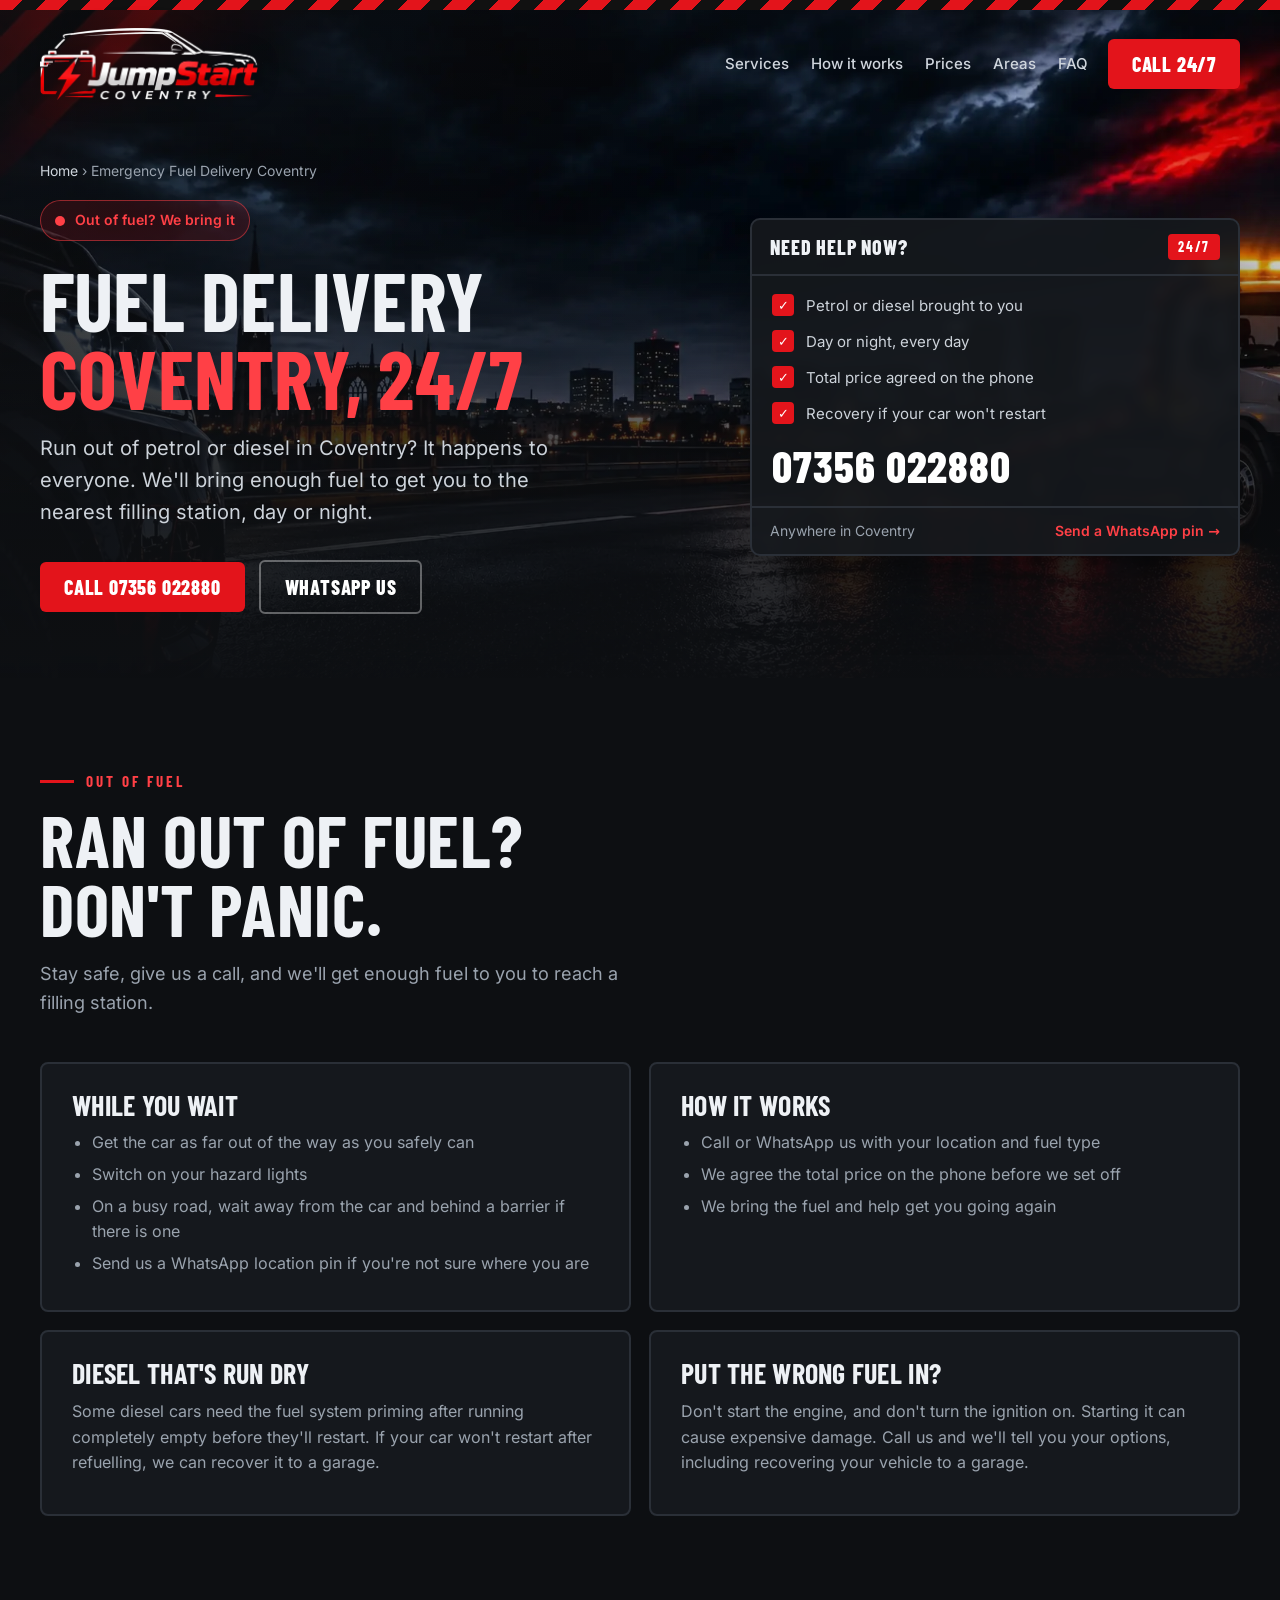
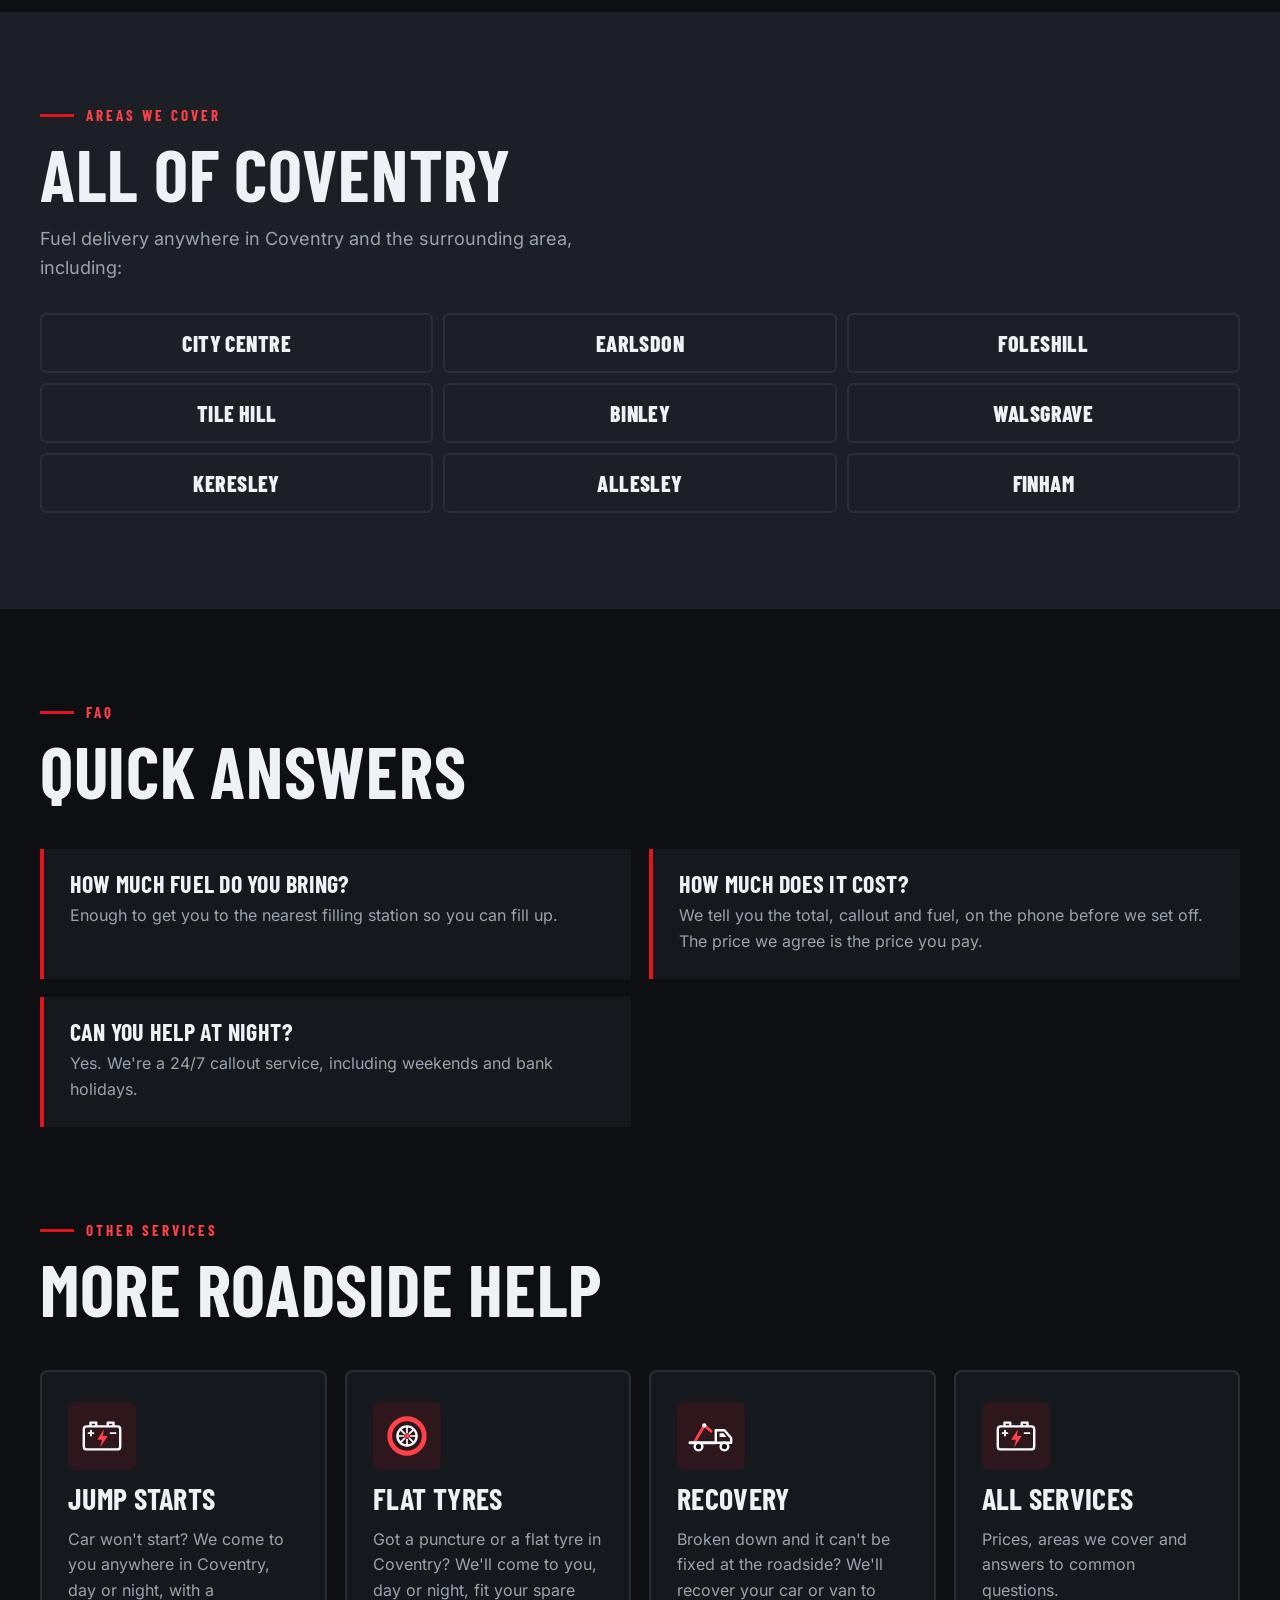
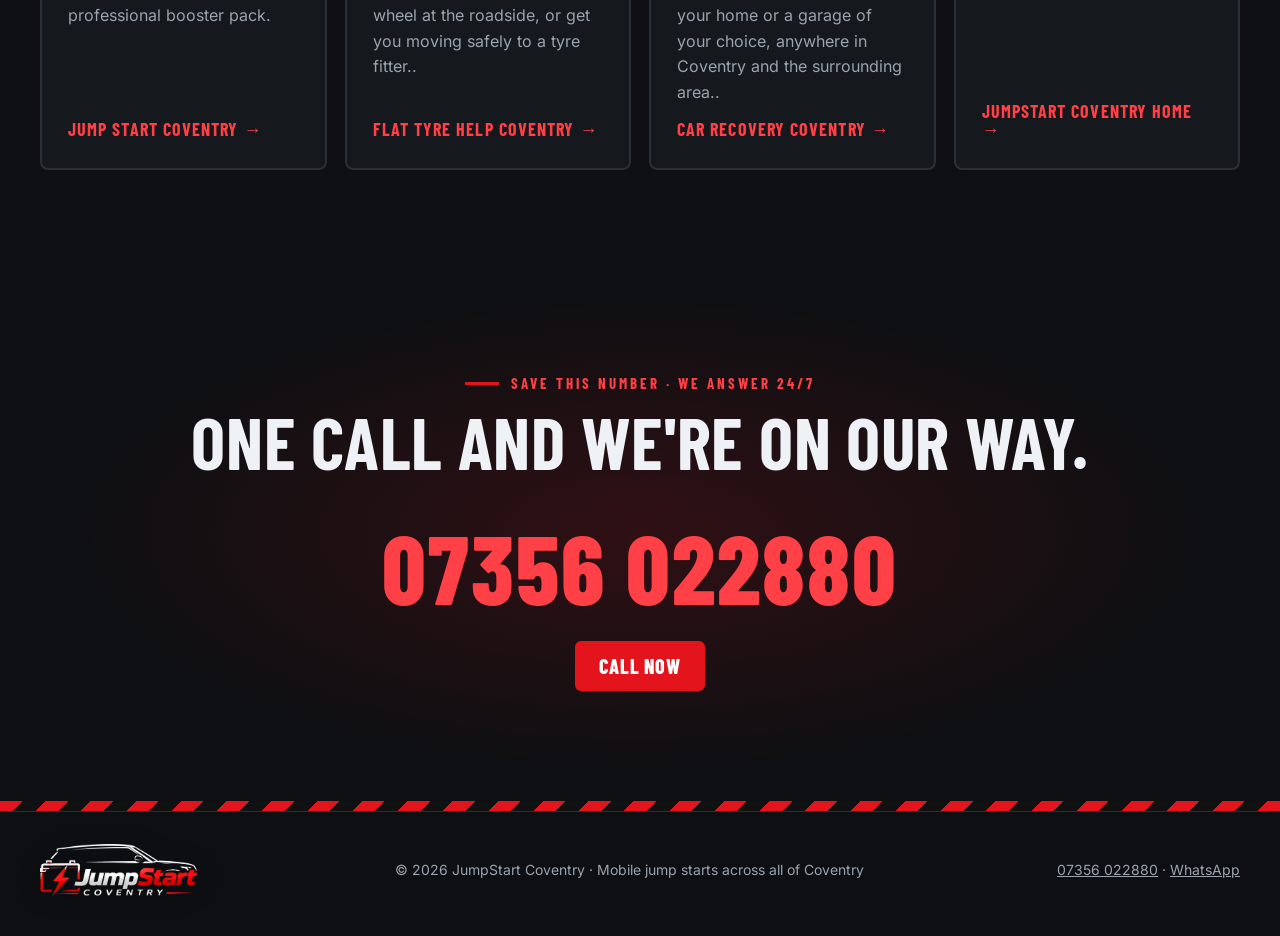
<file: fuel-delivery-coventry/index.html>
<!doctype html>
<html lang="en-GB">
<head>
<meta charset="utf-8">
<meta name="viewport" content="width=device-width, initial-scale=1">
<title>Emergency Fuel Delivery Coventry | 24/7 Callout</title>
<meta name="description" content="Run out of petrol or diesel in Coventry? We&#x27;ll bring enough fuel to get you to the nearest filling station, 24/7. Price agreed on the phone. Call 07356 022880.">
<link rel="canonical" href="https://jumpstartcoventry.co.uk/fuel-delivery-coventry/">
<meta property="og:type" content="website">
<meta property="og:url" content="https://jumpstartcoventry.co.uk/fuel-delivery-coventry/">
<meta property="og:title" content="Emergency Fuel Delivery Coventry | 24/7 Callout">
<meta property="og:description" content="Run out of petrol or diesel in Coventry? We&#x27;ll bring enough fuel to get you to the nearest filling station, 24/7. Price agreed on the phone. Call 07356 022880.">
<meta property="og:image" content="https://jumpstartcoventry.co.uk/hero.jpg">
<meta name="twitter:card" content="summary_large_image">
<meta name="twitter:title" content="Emergency Fuel Delivery Coventry | 24/7 Callout">
<meta name="twitter:description" content="Run out of petrol or diesel in Coventry? We&#x27;ll bring enough fuel to get you to the nearest filling station, 24/7. Price agreed on the phone. Call 07356 022880.">
<meta name="twitter:image" content="https://jumpstartcoventry.co.uk/hero.jpg">
<meta name="theme-color" content="#0d0f12">
<link rel="icon" href="/favicon.ico" sizes="48x48">
<link rel="icon" type="image/png" href="/favicon.png" sizes="192x192">
<link rel="apple-touch-icon" href="/apple-touch-icon.png">
<script type="application/ld+json">
{
  "@context": "https://schema.org",
  "@graph": [
    {
      "@type": "Service",
      "@id": "https://jumpstartcoventry.co.uk/fuel-delivery-coventry/#service",
      "name": "Emergency Fuel Delivery Coventry",
      "serviceType": "Emergency fuel delivery",
      "description": "Run out of petrol or diesel in Coventry? We'll bring enough fuel to get you to the nearest filling station, 24/7. Price agreed on the phone. Call 07356 022880.",
      "url": "https://jumpstartcoventry.co.uk/fuel-delivery-coventry/",
      "areaServed": {
        "@type": "City",
        "name": "Coventry",
        "sameAs": "https://en.wikipedia.org/wiki/Coventry"
      },
      "hoursAvailable": {
        "@type": "OpeningHoursSpecification",
        "dayOfWeek": [
          "Monday",
          "Tuesday",
          "Wednesday",
          "Thursday",
          "Friday",
          "Saturday",
          "Sunday"
        ],
        "opens": "00:00",
        "closes": "23:59"
      },
      "provider": {
        "@type": "AutomotiveBusiness",
        "@id": "https://jumpstartcoventry.co.uk/#business",
        "name": "JumpStart Coventry",
        "url": "https://jumpstartcoventry.co.uk/",
        "telephone": "+447356022880",
        "address": {
          "@type": "PostalAddress",
          "addressLocality": "Coventry",
          "addressRegion": "West Midlands",
          "addressCountry": "GB"
        }
      }
    },
    {
      "@type": "BreadcrumbList",
      "itemListElement": [
        {
          "@type": "ListItem",
          "position": 1,
          "name": "Home",
          "item": "https://jumpstartcoventry.co.uk/"
        },
        {
          "@type": "ListItem",
          "position": 2,
          "name": "Emergency Fuel Delivery Coventry",
          "item": "https://jumpstartcoventry.co.uk/fuel-delivery-coventry/"
        }
      ]
    }
  ]
}
</script>
<link rel="preload" href="/fonts/inter-var.woff2" as="font" type="font/woff2" crossorigin>
<link rel="preload" as="image" type="image/webp" imagesrcset="/hero-960.webp 960w, /hero.webp 1672w" imagesizes="100vw" fetchpriority="high">
<style>
  @font-face { font-family: "Barlow Condensed"; font-style: normal; font-weight: 700; font-display: block; src: url([data-uri]) format("woff2"); }
  @font-face { font-family: "Barlow Condensed"; font-style: normal; font-weight: 800; font-display: block; src: url([data-uri]) format("woff2"); }
  @font-face { font-family: "Inter Fallback"; src: local("Arial"); ascent-override: 90.44%; descent-override: 22.52%; line-gap-override: 0%; size-adjust: 107.12%; }
  @font-face { font-family: "Inter"; font-style: normal; font-weight: 400 600; font-display: swap; src: url(/fonts/inter-var.woff2) format("woff2"); }
  :root {
    --bg: #0d0f12;
    --panel: #15181d;
    --panel-2: #1c2026;
    --line: #2a2f37;
    --red: #e3141b;
    --red-2: #c40f15;
    --red-text: #ff4046;
    --text: #eef1f5;
    --muted: #9aa3ae;
  }
  * { box-sizing: border-box; }
  html { scroll-behavior: smooth; }
  body { margin: 0; background: var(--bg); color: var(--text); font: 400 16px/1.6 Inter, "Inter Fallback", system-ui, sans-serif; }
  img { display: block; max-width: 100%; }
  a { color: inherit; }
  h1, h2, h3 { font-family: "Barlow Condensed", Impact, sans-serif; text-transform: uppercase; line-height: .95; margin: 0; letter-spacing: .01em; }
  .wrap { width: min(1200px, 100% - 32px); margin-inline: auto; }
  .hazard { height: 10px; background: repeating-linear-gradient(-45deg, var(--red) 0 16px, #111 16px 32px); }

  header { position: absolute; top: 10px; left: 0; right: 0; z-index: 10; }
  header .wrap { display: flex; justify-content: space-between; align-items: center; padding: 18px 0; gap: 16px; }
  .logo { display: block; line-height: 0; }
  .logo img { height: 72px; width: auto; filter: drop-shadow(0 2px 10px rgba(0,0,0,.6)); }
  .footer-logo img { height: 52px; width: auto; }
  .head-right { display: flex; align-items: center; gap: 20px; }
  .head-right nav { display: flex; gap: 22px; font-weight: 500; font-size: 15px; color: #cfd5dc; }
  .head-right nav a { text-decoration: none; }
  .head-right nav a:hover { color: var(--red-text); }
  .btn { display: inline-flex; align-items: center; justify-content: center; gap: 10px; font: 800 20px/1 "Barlow Condensed", sans-serif; text-transform: uppercase; letter-spacing: .04em; text-decoration: none; padding: 15px 24px; border-radius: 6px; transition: .15s; white-space: nowrap; }
  .btn-red { background: var(--red); color: #fff; }
  .btn-red:hover { background: var(--red-2); transform: translateY(-1px); }
  .btn-o { border: 2px solid rgba(255,255,255,.35); color: #fff; }
  .btn-o:hover { border-color: var(--red-text); color: var(--red-text); }

  .hero { position: relative; min-height: 92vh; display: flex; align-items: flex-end; padding: 150px 0 70px; overflow: hidden; }
  .hero > picture { position: absolute; inset: 0; }
  .hero > picture img { width: 100%; height: 100%; object-fit: cover; object-position: center 40%; }
  .hero::before { content: ""; position: absolute; inset: 0; background: linear-gradient(180deg, rgba(13,15,18,.35) 0%, rgba(13,15,18,.05) 28%, rgba(13,15,18,.7) 66%, rgba(13,15,18,.97) 100%), linear-gradient(90deg, rgba(13,15,18,.75), transparent 60%); z-index: 1; }
  .hero .wrap { position: relative; z-index: 2; display: grid; grid-template-columns: minmax(0, 1.15fr) minmax(0, .85fr); gap: 48px; align-items: end; }

  .svc-panel { background: rgba(21,24,29,.92); border: 2px solid var(--line); border-radius: 10px; overflow: hidden; box-shadow: 0 30px 60px -20px rgba(0,0,0,.7); backdrop-filter: blur(6px); }
  .panel-head { display: flex; justify-content: space-between; align-items: center; gap: 12px; padding: 14px 18px; border-bottom: 2px solid var(--line); }
  .panel-head b { font: 800 20px/1 "Barlow Condensed", sans-serif; text-transform: uppercase; letter-spacing: .04em; }
  .panel-head span { font: 700 14px/1 "Barlow Condensed", sans-serif; letter-spacing: .12em; color: #fff; background: var(--red); padding: 6px 10px; border-radius: 4px; }
  .svc-tiles { display: grid; grid-template-columns: 1fr 1fr; }
  .svc-tile { display: flex; flex-direction: column; gap: 10px; padding: 22px 20px; text-decoration: none; border-right: 2px solid var(--line); border-bottom: 2px solid var(--line); transition: background .15s; }
  .svc-tile:nth-child(2n) { border-right: 0; }
  .svc-tile:nth-child(n+3) { border-bottom: 0; }
  .svc-tile:hover { background: rgba(227,20,27,.1); }
  .svc-tile svg { width: 46px; height: 46px; }
  .svc-tile b { font: 800 24px/1 "Barlow Condensed", sans-serif; text-transform: uppercase; letter-spacing: .02em; }
  .svc-tile span { font-size: 14px; line-height: 1.4; color: var(--muted); }
  .panel-foot { padding: 12px 18px; font-size: 14px; color: var(--muted); display: flex; justify-content: space-between; gap: 12px; flex-wrap: wrap; border-top: 2px solid var(--line); }
  .panel-foot a { color: var(--red-text); font-weight: 600; text-decoration: none; }

  .services-grid { display: grid; grid-template-columns: repeat(4, minmax(0, 1fr)); gap: 18px; margin-top: 48px; }
  .svc-card { background: var(--panel); border: 2px solid var(--line); border-radius: 8px; padding: 30px 26px; display: flex; flex-direction: column; gap: 14px; transition: border-color .15s, transform .15s; }
  .svc-card:hover { border-color: var(--red); transform: translateY(-3px); }
  .svc-card .ic { width: 68px; height: 68px; border-radius: 8px; background: rgba(227,20,27,.12); display: grid; place-items: center; }
  .svc-card .ic svg { width: 46px; height: 46px; }
  .svc-card h3 { font-size: 30px; }
  .svc-card p { color: var(--muted); margin: 0; flex: 1; }
  .svc-card .more { font: 700 18px/1 "Barlow Condensed", sans-serif; text-transform: uppercase; letter-spacing: .06em; color: var(--red-text); text-decoration: none; }
  .live { display: inline-flex; align-items: center; gap: 10px; background: rgba(227,20,27,.14); border: 1px solid rgba(255,64,70,.5); color: var(--red-text); padding: 8px 14px; border-radius: 999px; font-weight: 600; font-size: 14px; }
  .pulse { width: 10px; height: 10px; border-radius: 50%; background: var(--red-text); animation: p 1.6s infinite; }
  @keyframes p { 0% { box-shadow: 0 0 0 0 rgba(255,64,70,.6); } 100% { box-shadow: 0 0 0 14px rgba(255,64,70,0); } }
  .hero h1 { margin: 0 0 16px; }
  .hero h1 .live { font-family: Inter, "Inter Fallback", system-ui, sans-serif; text-transform: none; letter-spacing: 0; line-height: 1.4; }
  .hero h1 .display { display: block; font-size: clamp(52px, 7.6vw, 108px); margin-top: 22px; max-width: 900px; }
  .hero h1 .display span { color: var(--red-text); display: block; }
  .hero p { font-size: 20px; color: #cdd3da; max-width: 560px; margin: 0 0 32px; }
  .phone-row { display: flex; gap: 14px; flex-wrap: wrap; align-items: center; }
  .phone-big { font: 800 clamp(40px, 6vw, 64px)/1 "Barlow Condensed", sans-serif; color: #fff; text-decoration: none; letter-spacing: .02em; margin-right: 10px; }
  .phone-big small { display: block; font: 600 13px/1 Inter, "Inter Fallback", sans-serif; color: var(--muted); letter-spacing: .1em; text-transform: uppercase; margin-bottom: 8px; }

  .stats { background: var(--red); color: #fff; }
  .stats .wrap { display: grid; grid-template-columns: repeat(4, 1fr); }
  .stats div { padding: 26px 18px; border-right: 2px solid rgba(0,0,0,.12); }
  .stats div:last-child { border-right: 0; }
  .stats b { display: block; font: 800 30px/1 "Barlow Condensed", sans-serif; text-transform: uppercase; }
  .stats span { font-weight: 600; font-size: 14px; }

  section { padding: 96px 0; }
  .label { font: 700 15px/1 "Barlow Condensed", sans-serif; letter-spacing: .2em; text-transform: uppercase; color: var(--red-text); display: flex; align-items: center; gap: 12px; }
  .label::before { content: ""; width: 34px; height: 3px; background: var(--red); }
  .h2 { font-size: clamp(40px, 6vw, 72px); margin: 16px 0 18px; }
  .sub { color: var(--muted); font-size: 18px; max-width: 600px; margin: 0; }

  .steps { display: grid; grid-template-columns: repeat(3, 1fr); gap: 2px; margin-top: 50px; background: var(--line); border: 2px solid var(--line); }
  .step { background: var(--panel); padding: 36px 30px; }
  .step .n { font: 800 72px/1 "Barlow Condensed", sans-serif; color: transparent; -webkit-text-stroke: 2px var(--red-text); }
  .step h3 { font-size: 30px; margin: 14px 0 10px; }
  .step p { color: var(--muted); margin: 0; }

  .split { display: grid; grid-template-columns: 1fr 1fr; gap: 0; background: var(--panel); }
  .split img { width: 100%; height: 100%; object-fit: cover; min-height: 520px; }
  .split .content { padding: 80px 64px; }
  .list { list-style: none; padding: 0; margin: 32px 0 0; display: grid; gap: 16px; }
  .list li { display: flex; gap: 16px; padding-bottom: 16px; border-bottom: 1px solid var(--line); }
  .list li:last-child { border-bottom: 0; }
  .list .ic { flex: none; width: 34px; height: 34px; background: var(--red); color: #fff; display: grid; place-items: center; font-weight: 800; border-radius: 4px; }
  .list b { display: block; font: 700 22px/1.1 "Barlow Condensed", sans-serif; text-transform: uppercase; letter-spacing: .02em; }
  .list span { color: var(--muted); font-size: 15px; }

  .gallery { display: grid; grid-template-columns: 2fr 1fr 1fr; grid-template-rows: 260px 260px; gap: 10px; margin-top: 48px; }
  .gallery figure { margin: 0; position: relative; overflow: hidden; border-radius: 6px; }
  .gallery img { width: 100%; height: 100%; object-fit: cover; transition: transform .5s; }
  .gallery figure:hover img { transform: scale(1.04); }
  .gallery .tall { grid-row: span 2; }
  .gallery figcaption { position: absolute; left: 0; right: 0; bottom: 0; padding: 30px 16px 14px; background: linear-gradient(transparent, rgba(0,0,0,.85)); font: 700 18px/1 "Barlow Condensed", sans-serif; text-transform: uppercase; letter-spacing: .04em; }

  .prices { display: grid; grid-template-columns: repeat(3, 1fr); gap: 18px; margin-top: 48px; }
  .card { background: var(--panel); border: 2px solid var(--line); border-radius: 8px; padding: 30px; }
  .card.hot { border-color: var(--red); }
  .card h3 { font-size: 28px; }
  .card .amt { font: 800 64px/1 "Barlow Condensed", sans-serif; color: var(--red-text); margin: 18px 0 6px; }
  .card .amt small { font-size: 20px; color: var(--muted); }
  .card p { color: var(--muted); margin: 0; font-size: 15px; }
  .fine { color: var(--muted); font-size: 13px; margin-top: 16px; }

  .areas { background: var(--panel-2); }
  .areas .wrap { display: grid; grid-template-columns: 1.1fr 1fr; gap: 56px; align-items: center; }
  .codes { display: grid; grid-template-columns: repeat(3, minmax(0, 1fr)); gap: 10px; margin-top: 30px; }
  .codes div { border: 2px solid var(--line); border-radius: 6px; padding: 16px 10px; text-align: center; font: 800 22px/1.1 "Barlow Condensed", sans-serif; text-transform: uppercase; letter-spacing: .02em; }
  .codes div:hover { border-color: var(--red); color: var(--red-text); }
  .areas img { border-radius: 8px; aspect-ratio: 1/1; object-fit: cover; width: 100%; }

  .faq-grid { display: grid; grid-template-columns: 1fr 1fr; gap: 18px; margin-top: 44px; }
  .faq-grid div { background: var(--panel); border-left: 4px solid var(--red); padding: 24px 26px; }
  .faq-grid h3 { font-size: 24px; margin-bottom: 8px; }
  .faq-grid p { margin: 0; color: var(--muted); }

  .final { text-align: center; padding: 110px 0; background: radial-gradient(ellipse at center, rgba(227,20,27,.16), transparent 65%); }
  .final .h2 { margin-inline: auto; max-width: 900px; }
  .final .phone-big { display: inline-block; margin: 26px 0; font-size: clamp(54px, 9vw, 96px); color: var(--red-text); }

  footer { border-top: 1px solid var(--line); padding: 32px 0 40px; color: var(--muted); font-size: 14px; }
  footer .wrap { display: flex; justify-content: space-between; gap: 18px; flex-wrap: wrap; align-items: center; }

  .sticky-call { display: none; }

  @media (max-width: 960px) {
    .head-right nav { display: none; }
    .hero .wrap { grid-template-columns: 1fr; gap: 32px; }
    .services-grid { grid-template-columns: repeat(2, minmax(0, 1fr)); }
    .stats .wrap { grid-template-columns: 1fr 1fr; }
    .stats div:nth-child(2) { border-right: 0; }
    .stats div:nth-child(-n+2) { border-bottom: 2px solid rgba(0,0,0,.12); }
    .steps, .prices, .faq-grid { grid-template-columns: 1fr; }
    .split, .areas .wrap { grid-template-columns: minmax(0, 1fr); }
    .split img { min-height: 320px; }
    .split .content { padding: 56px 24px; }
    .gallery { grid-template-columns: 1fr 1fr; grid-template-rows: 220px 180px 180px; }
    .gallery .tall { grid-column: span 2; grid-row: auto; }
  }
  @media (max-width: 600px) {
    header .btn { display: none; }
    .logo img { height: 54px; }
    .hero { min-height: auto; padding-top: 120px; }
    .hero p { font-size: 17px; }
    section { padding: 70px 0; }
    .gallery { grid-template-columns: 1fr; grid-template-rows: none; }
    .gallery .tall { grid-column: auto; }
    .gallery figure { height: 220px; }
    .codes div { font-size: 16px; padding: 14px 6px; }
    .services-grid { grid-template-columns: minmax(0, 1fr); }
    .svc-tile { padding: 16px 14px; }
    .svc-tile b { font-size: 20px; }
    .svc-tile svg { width: 38px; height: 38px; }
    body { padding-bottom: 78px; }
    .sticky-call { display: flex; position: fixed; left: 0; right: 0; bottom: 0; z-index: 40; border-radius: 0; padding: 22px; font-size: 24px; }
  }
</style>
<style>
  .hero.hero-sm { min-height: auto; padding: 150px 0 64px; }
  .hero-sm .wrap { align-items: center; }
  .crumbs { font-size: 14px; color: var(--muted); margin: 0 0 18px; }
  .crumbs a { color: #cfd5dc; text-decoration: none; }
  .crumbs a:hover { color: var(--red-text); }
  .hero-sm h1 .display { font-size: clamp(48px, 6.4vw, 92px); margin-top: 0; }
  .call-list { list-style: none; margin: 0; padding: 18px 20px; display: grid; gap: 12px; }
  .call-list li { display: flex; gap: 12px; align-items: flex-start; color: #cdd3da; font-size: 15px; }
  .call-list li::before { content: "\2713"; flex: none; width: 22px; height: 22px; border-radius: 4px; background: var(--red); color: #fff; display: grid; place-items: center; font-size: 13px; font-weight: 800; }
  .call-big { display: block; padding: 0 20px 18px; font: 800 44px/1 "Barlow Condensed", sans-serif; color: #fff; text-decoration: none; letter-spacing: .02em; }
  .prose-grid { display: grid; grid-template-columns: repeat(2, minmax(0, 1fr)); gap: 18px; margin-top: 44px; }
  .prose-card { background: var(--panel); border: 2px solid var(--line); border-radius: 8px; padding: 28px 30px; }
  .prose-card h3 { font-size: 28px; margin-bottom: 12px; }
  .prose-card p { color: var(--muted); margin: 0 0 10px; }
  .prose-card ul { margin: 0; padding-left: 20px; color: var(--muted); }
  .prose-card li { margin: 6px 0; }
  .prose-card li b { color: var(--text); font-weight: 600; }
  .svc-card h3 a, .related h3 a { text-decoration: none; }
  .svc-card h3 a:hover, .related h3 a:hover { color: var(--red-text); }
  @media (max-width: 960px) { .prose-grid { grid-template-columns: minmax(0, 1fr); } }
  @media (max-width: 600px) { .hero.hero-sm { padding-top: 120px; } .call-big { font-size: 38px; } }
</style>
</head>
<body>

<svg width="0" height="0" style="position:absolute" aria-hidden="true">
  <symbol id="i-battery" viewBox="0 0 48 48"><path d="M12 14v-4h6v4M30 14v-4h6v4" fill="none" stroke="#fff" stroke-width="2.5" stroke-linejoin="round"/><rect x="5" y="14" width="38" height="24" rx="3" fill="none" stroke="#fff" stroke-width="2.5"/><path d="M10 21h5M12.5 18.5v5M33 21h5" stroke="#fff" stroke-width="2" stroke-linecap="round"/><path d="M26 17l-7 11h5l-2 8 8-12h-5l1-7z" fill="#ff4046"/></symbol>
  <symbol id="i-tyre" viewBox="0 0 48 48"><circle cx="24" cy="24" r="18" fill="none" stroke="#ff4046" stroke-width="5"/><circle cx="24" cy="24" r="10" fill="none" stroke="#fff" stroke-width="2.5"/><path d="M24 14v7M24 27v7M14 24h7M27 24h7M17 17l5 5M26 26l5 5M31 17l-5 5M22 26l-5 5" stroke="#fff" stroke-width="1.8"/><circle cx="24" cy="24" r="2.6" fill="#ff4046"/></symbol>
  <symbol id="i-fuel" viewBox="0 0 48 48"><rect x="8" y="9" width="20" height="31" rx="2" fill="#ff4046"/><rect x="12" y="13" width="12" height="8" rx="1" fill="#fff"/><path d="M5 40h26" stroke="#fff" stroke-width="2.5" stroke-linecap="round"/><path d="M28 19h4a3 3 0 0 1 3 3v11a3 3 0 0 0 6 0V16l-5-5" fill="none" stroke="#fff" stroke-width="2.5" stroke-linecap="round" stroke-linejoin="round"/></symbol>
  <symbol id="i-recovery" viewBox="0 0 48 48"><path d="M7 30 L17 13 L24 19" fill="none" stroke="#ff4046" stroke-width="3" stroke-linecap="round" stroke-linejoin="round"/><circle cx="17" cy="13" r="2.2" fill="#fff"/><path d="M2 31h27" stroke="#fff" stroke-width="3" stroke-linecap="round"/><path d="M29 31V18h9l7 8v5z" fill="none" stroke="#fff" stroke-width="2.5" stroke-linejoin="round"/><path d="M33 21h4l3 4h-7z" fill="#fff"/><circle cx="11" cy="35" r="4" fill="#0d0f12" stroke="#fff" stroke-width="2.5"/><circle cx="38" cy="35" r="4" fill="#0d0f12" stroke="#fff" stroke-width="2.5"/></symbol>
</svg>

<div class="hazard"></div>
<header>
  <div class="wrap">
    <a class="logo" href="/"><picture><source srcset="/logo.webp" type="image/webp"><img src="/logo-sm.png" width="450" height="145" alt="JumpStart Coventry"></picture></a>
    <div class="head-right">
      <nav><a href="/#services">Services</a><a href="/#how">How it works</a><a href="/#prices">Prices</a><a href="/#areas">Areas</a><a href="/#faq">FAQ</a></nav>
      <a class="btn btn-red" href="tel:+447356022880">Call 24/7</a>
    </div>
  </div>
</header>

<main>
  <section class="hero hero-sm">
    <picture><source srcset="/hero-960.webp 960w, /hero.webp 1672w" sizes="100vw" type="image/webp"><img src="/hero.jpg" fetchpriority="high" width="1672" height="941" alt=""></picture>
    <div class="wrap">
      <div class="hero-copy">
        <nav class="crumbs" aria-label="Breadcrumb"><a href="/">Home</a> &rsaquo; <span>Emergency Fuel Delivery Coventry</span></nav>
        <span class="live"><span class="pulse"></span>Out of fuel? We bring it</span>
        <h1 style="margin-top:20px"><span class="display">Fuel Delivery<span>Coventry, 24/7</span></span></h1>
        <p>Run out of petrol or diesel in Coventry? It happens to everyone. We&#x27;ll bring enough fuel to get you to the nearest filling station, day or night.</p>
        <div class="phone-row">
          <a class="btn btn-red" href="tel:+447356022880">Call 07356 022880</a>
          <a class="btn btn-o" href="https://wa.me/447356022880">WhatsApp Us</a>
        </div>
      </div>
      <div class="svc-panel">
        <div class="panel-head"><b>Need help now?</b><span>24/7</span></div>
        <ul class="call-list"><li>Petrol or diesel brought to you</li><li>Day or night, every day</li><li>Total price agreed on the phone</li><li>Recovery if your car won&#x27;t restart</li></ul>
        <a class="call-big" href="tel:+447356022880">07356 022880</a>
        <div class="panel-foot"><span>Anywhere in Coventry</span><a href="https://wa.me/447356022880">Send a WhatsApp pin &rarr;</a></div>
      </div>
    </div>
  </section>

  <section>
    <div class="wrap">
      <span class="label">Out of fuel</span>
      <h2 class="h2">Ran out of fuel?<br>Don't panic.</h2>
      <p class="sub">Stay safe, give us a call, and we&#x27;ll get enough fuel to you to reach a filling station.</p>
      <div class="prose-grid"><div class="prose-card"><h3>While you wait</h3><ul><li>Get the car as far out of the way as you safely can</li><li>Switch on your hazard lights</li><li>On a busy road, wait away from the car and behind a barrier if there is one</li><li>Send us a WhatsApp location pin if you&#x27;re not sure where you are</li></ul></div><div class="prose-card"><h3>How it works</h3><ul><li>Call or WhatsApp us with your location and fuel type</li><li>We agree the total price on the phone before we set off</li><li>We bring the fuel and help get you going again</li></ul></div><div class="prose-card"><h3>Diesel that&#x27;s run dry</h3><p>Some diesel cars need the fuel system priming after running completely empty before they&#x27;ll restart. If your car won&#x27;t restart after refuelling, we can recover it to a garage.</p></div><div class="prose-card"><h3>Put the wrong fuel in?</h3><p>Don&#x27;t start the engine, and don&#x27;t turn the ignition on. Starting it can cause expensive damage. Call us and we&#x27;ll tell you your options, including recovering your vehicle to a garage.</p></div></div>
    </div>
  </section>

  <section class="areas" id="areas">
    <div class="wrap" style="grid-template-columns:minmax(0,1fr)">
      <div>
        <span class="label">Areas we cover</span>
        <h2 class="h2">All of Coventry</h2>
        <p class="sub">Fuel delivery anywhere in Coventry and the surrounding area, including:</p>
        <div class="codes"><div>City Centre</div><div>Earlsdon</div><div>Foleshill</div><div>Tile Hill</div><div>Binley</div><div>Walsgrave</div><div>Keresley</div><div>Allesley</div><div>Finham</div></div>
      </div>
    </div>
  </section>

  <section id="faq">
    <div class="wrap">
      <span class="label">FAQ</span>
      <h2 class="h2">Quick answers</h2>
      <div class="faq-grid"><div><h3>How much fuel do you bring?</h3><p>Enough to get you to the nearest filling station so you can fill up.</p></div><div><h3>How much does it cost?</h3><p>We tell you the total, callout and fuel, on the phone before we set off. The price we agree is the price you pay.</p></div><div><h3>Can you help at night?</h3><p>Yes. We&#x27;re a 24/7 callout service, including weekends and bank holidays.</p></div></div>
    </div>
  </section>

  <section class="related" style="padding-top:0">
    <div class="wrap">
      <span class="label">Other services</span>
      <h2 class="h2">More roadside help</h2>
      <div class="services-grid"><article class="svc-card"><div class="ic"><svg aria-hidden="true"><use href="#i-battery"/></svg></div><h3><a href="/jump-start-coventry/">Jump starts</a></h3><p>Car won&#x27;t start? We come to you anywhere in Coventry, day or night, with a professional booster pack.</p><a class="more" href="/jump-start-coventry/">Jump Start Coventry &rarr;</a></article><article class="svc-card"><div class="ic"><svg aria-hidden="true"><use href="#i-tyre"/></svg></div><h3><a href="/flat-tyre-help-coventry/">Flat tyres</a></h3><p>Got a puncture or a flat tyre in Coventry? We&#x27;ll come to you, day or night, fit your spare wheel at the roadside, or get you moving safely to a tyre fitter..</p><a class="more" href="/flat-tyre-help-coventry/">Flat Tyre Help Coventry &rarr;</a></article><article class="svc-card"><div class="ic"><svg aria-hidden="true"><use href="#i-recovery"/></svg></div><h3><a href="/car-recovery-coventry/">Recovery</a></h3><p>Broken down and it can&#x27;t be fixed at the roadside? We&#x27;ll recover your car or van to your home or a garage of your choice, anywhere in Coventry and the surrounding area..</p><a class="more" href="/car-recovery-coventry/">Car Recovery Coventry &rarr;</a></article><article class="svc-card"><div class="ic"><svg aria-hidden="true"><use href="#i-battery"/></svg></div><h3><a href="/">All services</a></h3><p>Prices, areas we cover and answers to common questions.</p><a class="more" href="/">JumpStart Coventry home &rarr;</a></article></div>
    </div>
  </section>

  <section class="final">
    <div class="wrap">
      <span class="label" style="justify-content:center">Save this number &middot; We answer 24/7</span>
      <h2 class="h2">One call and we're on our way.</h2>
      <a class="phone-big" href="tel:+447356022880">07356 022880</a><br>
      <a class="btn btn-red" href="tel:+447356022880">Call now</a>
    </div>
  </section>
</main>

<div class="hazard"></div>
<footer>
  <div class="wrap">
    <a class="logo footer-logo" href="/"><picture><source srcset="/logo.webp" type="image/webp"><img src="/logo-sm.png" width="450" height="145" alt="JumpStart Coventry"></picture></a>
    <span>© 2026 JumpStart Coventry · Mobile jump starts across all of Coventry</span>
    <span><a href="tel:+447356022880">07356 022880</a> · <a href="https://wa.me/447356022880">WhatsApp</a></span>
  </div>
</footer>

<a class="btn btn-red sticky-call" href="tel:+447356022880">📞 Call 07356 022880</a>
</body>
</html>
</file>
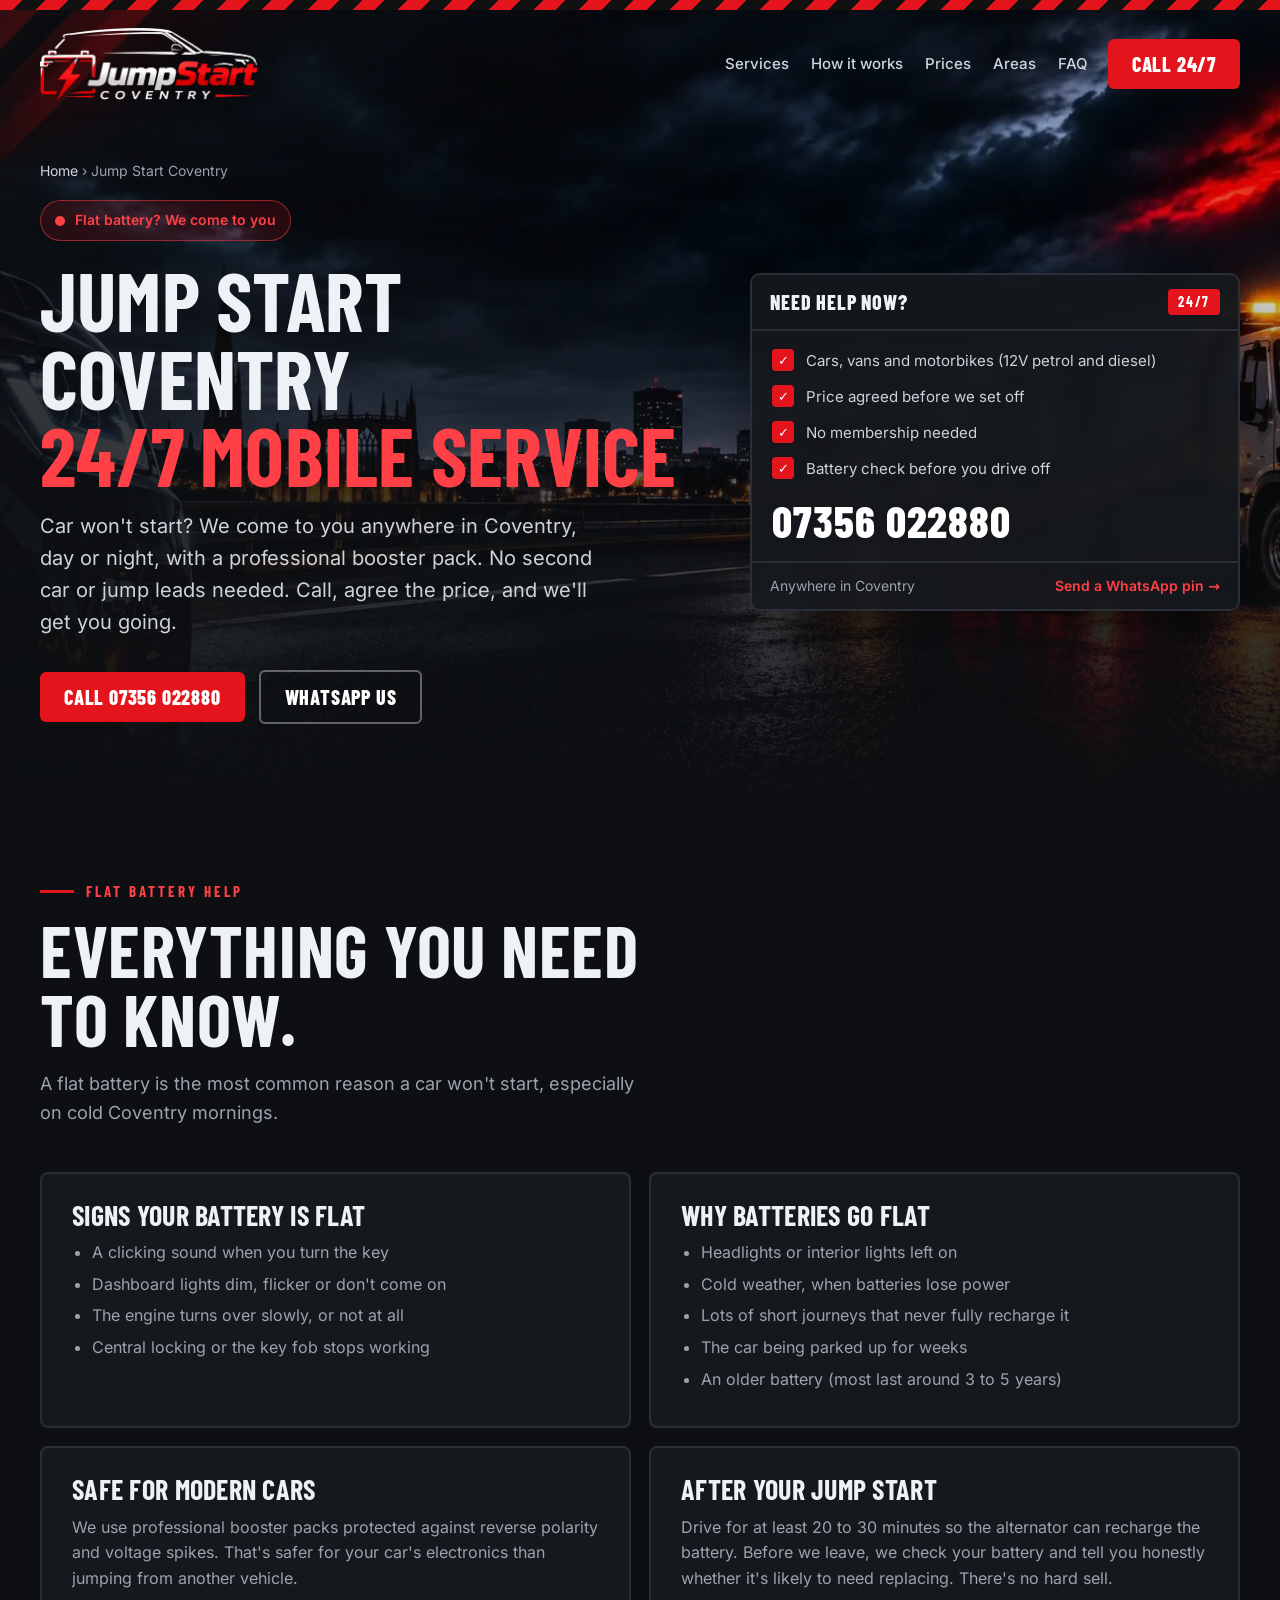
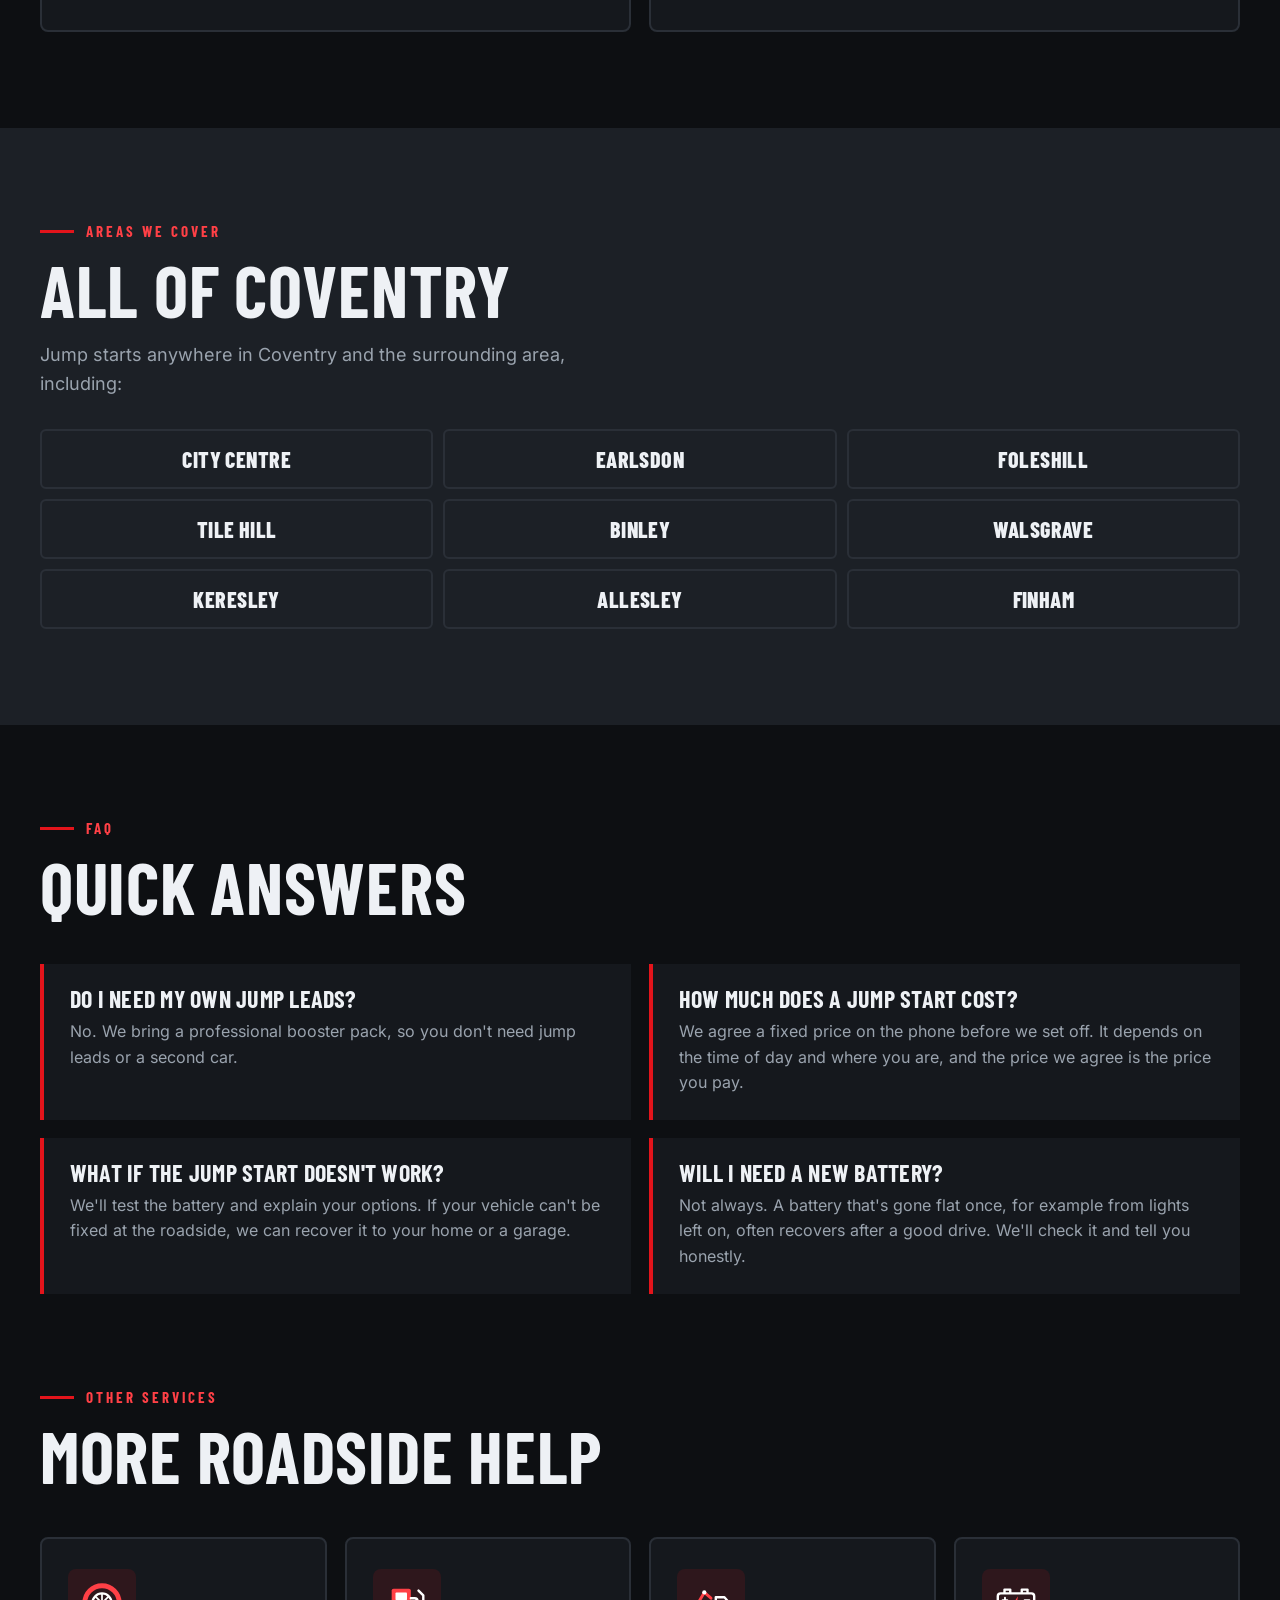
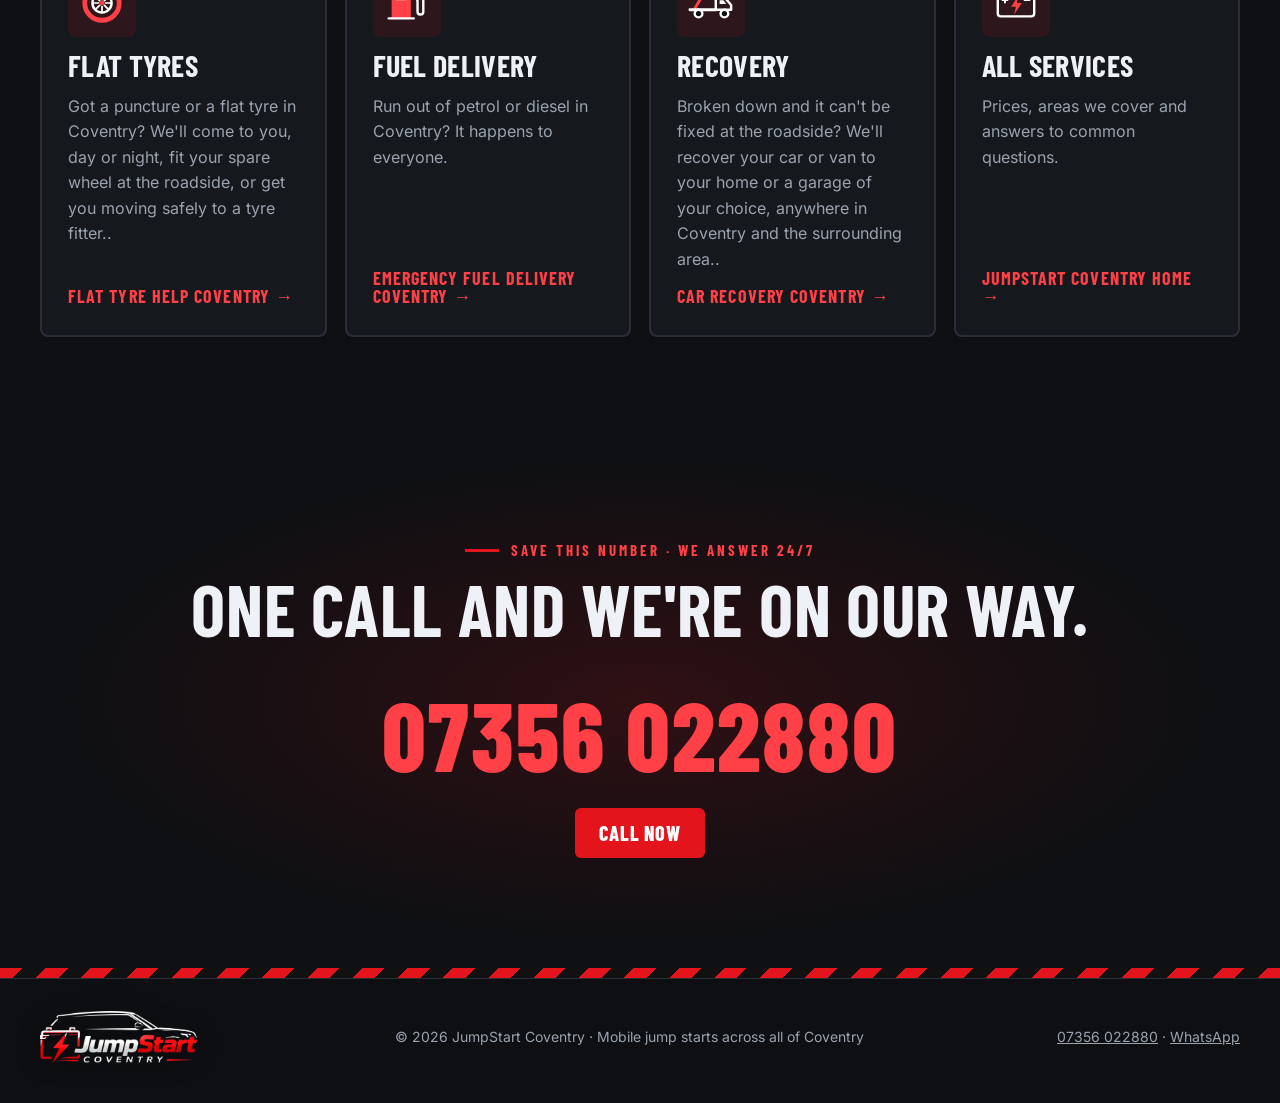
<file: jump-start-coventry/index.html>
<!doctype html>
<html lang="en-GB">
<head>
<meta charset="utf-8">
<meta name="viewport" content="width=device-width, initial-scale=1">
<title>Jump Start Coventry | 24/7 Mobile Jump Start Service</title>
<meta name="description" content="Flat battery in Coventry? Our 24/7 mobile jump start service comes to you at home, work or the roadside. Price agreed on the phone. Call 07356 022880.">
<link rel="canonical" href="https://jumpstartcoventry.co.uk/jump-start-coventry/">
<meta property="og:type" content="website">
<meta property="og:url" content="https://jumpstartcoventry.co.uk/jump-start-coventry/">
<meta property="og:title" content="Jump Start Coventry | 24/7 Mobile Jump Start Service">
<meta property="og:description" content="Flat battery in Coventry? Our 24/7 mobile jump start service comes to you at home, work or the roadside. Price agreed on the phone. Call 07356 022880.">
<meta property="og:image" content="https://jumpstartcoventry.co.uk/hero.jpg">
<meta name="twitter:card" content="summary_large_image">
<meta name="twitter:title" content="Jump Start Coventry | 24/7 Mobile Jump Start Service">
<meta name="twitter:description" content="Flat battery in Coventry? Our 24/7 mobile jump start service comes to you at home, work or the roadside. Price agreed on the phone. Call 07356 022880.">
<meta name="twitter:image" content="https://jumpstartcoventry.co.uk/hero.jpg">
<meta name="theme-color" content="#0d0f12">
<link rel="icon" href="/favicon.ico" sizes="48x48">
<link rel="icon" type="image/png" href="/favicon.png" sizes="192x192">
<link rel="apple-touch-icon" href="/apple-touch-icon.png">
<script type="application/ld+json">
{
  "@context": "https://schema.org",
  "@graph": [
    {
      "@type": "Service",
      "@id": "https://jumpstartcoventry.co.uk/jump-start-coventry/#service",
      "name": "Jump Start Coventry",
      "serviceType": "Mobile jump start",
      "description": "Flat battery in Coventry? Our 24/7 mobile jump start service comes to you at home, work or the roadside. Price agreed on the phone. Call 07356 022880.",
      "url": "https://jumpstartcoventry.co.uk/jump-start-coventry/",
      "areaServed": {
        "@type": "City",
        "name": "Coventry",
        "sameAs": "https://en.wikipedia.org/wiki/Coventry"
      },
      "hoursAvailable": {
        "@type": "OpeningHoursSpecification",
        "dayOfWeek": [
          "Monday",
          "Tuesday",
          "Wednesday",
          "Thursday",
          "Friday",
          "Saturday",
          "Sunday"
        ],
        "opens": "00:00",
        "closes": "23:59"
      },
      "provider": {
        "@type": "AutomotiveBusiness",
        "@id": "https://jumpstartcoventry.co.uk/#business",
        "name": "JumpStart Coventry",
        "url": "https://jumpstartcoventry.co.uk/",
        "telephone": "+447356022880",
        "address": {
          "@type": "PostalAddress",
          "addressLocality": "Coventry",
          "addressRegion": "West Midlands",
          "addressCountry": "GB"
        }
      }
    },
    {
      "@type": "BreadcrumbList",
      "itemListElement": [
        {
          "@type": "ListItem",
          "position": 1,
          "name": "Home",
          "item": "https://jumpstartcoventry.co.uk/"
        },
        {
          "@type": "ListItem",
          "position": 2,
          "name": "Jump Start Coventry",
          "item": "https://jumpstartcoventry.co.uk/jump-start-coventry/"
        }
      ]
    }
  ]
}
</script>
<link rel="preload" href="/fonts/inter-var.woff2" as="font" type="font/woff2" crossorigin>
<link rel="preload" as="image" type="image/webp" imagesrcset="/hero-960.webp 960w, /hero.webp 1672w" imagesizes="100vw" fetchpriority="high">
<style>
  @font-face { font-family: "Barlow Condensed"; font-style: normal; font-weight: 700; font-display: block; src: url([data-uri]) format("woff2"); }
  @font-face { font-family: "Barlow Condensed"; font-style: normal; font-weight: 800; font-display: block; src: url([data-uri]) format("woff2"); }
  @font-face { font-family: "Inter Fallback"; src: local("Arial"); ascent-override: 90.44%; descent-override: 22.52%; line-gap-override: 0%; size-adjust: 107.12%; }
  @font-face { font-family: "Inter"; font-style: normal; font-weight: 400 600; font-display: swap; src: url(/fonts/inter-var.woff2) format("woff2"); }
  :root {
    --bg: #0d0f12;
    --panel: #15181d;
    --panel-2: #1c2026;
    --line: #2a2f37;
    --red: #e3141b;
    --red-2: #c40f15;
    --red-text: #ff4046;
    --text: #eef1f5;
    --muted: #9aa3ae;
  }
  * { box-sizing: border-box; }
  html { scroll-behavior: smooth; }
  body { margin: 0; background: var(--bg); color: var(--text); font: 400 16px/1.6 Inter, "Inter Fallback", system-ui, sans-serif; }
  img { display: block; max-width: 100%; }
  a { color: inherit; }
  h1, h2, h3 { font-family: "Barlow Condensed", Impact, sans-serif; text-transform: uppercase; line-height: .95; margin: 0; letter-spacing: .01em; }
  .wrap { width: min(1200px, 100% - 32px); margin-inline: auto; }
  .hazard { height: 10px; background: repeating-linear-gradient(-45deg, var(--red) 0 16px, #111 16px 32px); }

  header { position: absolute; top: 10px; left: 0; right: 0; z-index: 10; }
  header .wrap { display: flex; justify-content: space-between; align-items: center; padding: 18px 0; gap: 16px; }
  .logo { display: block; line-height: 0; }
  .logo img { height: 72px; width: auto; filter: drop-shadow(0 2px 10px rgba(0,0,0,.6)); }
  .footer-logo img { height: 52px; width: auto; }
  .head-right { display: flex; align-items: center; gap: 20px; }
  .head-right nav { display: flex; gap: 22px; font-weight: 500; font-size: 15px; color: #cfd5dc; }
  .head-right nav a { text-decoration: none; }
  .head-right nav a:hover { color: var(--red-text); }
  .btn { display: inline-flex; align-items: center; justify-content: center; gap: 10px; font: 800 20px/1 "Barlow Condensed", sans-serif; text-transform: uppercase; letter-spacing: .04em; text-decoration: none; padding: 15px 24px; border-radius: 6px; transition: .15s; white-space: nowrap; }
  .btn-red { background: var(--red); color: #fff; }
  .btn-red:hover { background: var(--red-2); transform: translateY(-1px); }
  .btn-o { border: 2px solid rgba(255,255,255,.35); color: #fff; }
  .btn-o:hover { border-color: var(--red-text); color: var(--red-text); }

  .hero { position: relative; min-height: 92vh; display: flex; align-items: flex-end; padding: 150px 0 70px; overflow: hidden; }
  .hero > picture { position: absolute; inset: 0; }
  .hero > picture img { width: 100%; height: 100%; object-fit: cover; object-position: center 40%; }
  .hero::before { content: ""; position: absolute; inset: 0; background: linear-gradient(180deg, rgba(13,15,18,.35) 0%, rgba(13,15,18,.05) 28%, rgba(13,15,18,.7) 66%, rgba(13,15,18,.97) 100%), linear-gradient(90deg, rgba(13,15,18,.75), transparent 60%); z-index: 1; }
  .hero .wrap { position: relative; z-index: 2; display: grid; grid-template-columns: minmax(0, 1.15fr) minmax(0, .85fr); gap: 48px; align-items: end; }

  .svc-panel { background: rgba(21,24,29,.92); border: 2px solid var(--line); border-radius: 10px; overflow: hidden; box-shadow: 0 30px 60px -20px rgba(0,0,0,.7); backdrop-filter: blur(6px); }
  .panel-head { display: flex; justify-content: space-between; align-items: center; gap: 12px; padding: 14px 18px; border-bottom: 2px solid var(--line); }
  .panel-head b { font: 800 20px/1 "Barlow Condensed", sans-serif; text-transform: uppercase; letter-spacing: .04em; }
  .panel-head span { font: 700 14px/1 "Barlow Condensed", sans-serif; letter-spacing: .12em; color: #fff; background: var(--red); padding: 6px 10px; border-radius: 4px; }
  .svc-tiles { display: grid; grid-template-columns: 1fr 1fr; }
  .svc-tile { display: flex; flex-direction: column; gap: 10px; padding: 22px 20px; text-decoration: none; border-right: 2px solid var(--line); border-bottom: 2px solid var(--line); transition: background .15s; }
  .svc-tile:nth-child(2n) { border-right: 0; }
  .svc-tile:nth-child(n+3) { border-bottom: 0; }
  .svc-tile:hover { background: rgba(227,20,27,.1); }
  .svc-tile svg { width: 46px; height: 46px; }
  .svc-tile b { font: 800 24px/1 "Barlow Condensed", sans-serif; text-transform: uppercase; letter-spacing: .02em; }
  .svc-tile span { font-size: 14px; line-height: 1.4; color: var(--muted); }
  .panel-foot { padding: 12px 18px; font-size: 14px; color: var(--muted); display: flex; justify-content: space-between; gap: 12px; flex-wrap: wrap; border-top: 2px solid var(--line); }
  .panel-foot a { color: var(--red-text); font-weight: 600; text-decoration: none; }

  .services-grid { display: grid; grid-template-columns: repeat(4, minmax(0, 1fr)); gap: 18px; margin-top: 48px; }
  .svc-card { background: var(--panel); border: 2px solid var(--line); border-radius: 8px; padding: 30px 26px; display: flex; flex-direction: column; gap: 14px; transition: border-color .15s, transform .15s; }
  .svc-card:hover { border-color: var(--red); transform: translateY(-3px); }
  .svc-card .ic { width: 68px; height: 68px; border-radius: 8px; background: rgba(227,20,27,.12); display: grid; place-items: center; }
  .svc-card .ic svg { width: 46px; height: 46px; }
  .svc-card h3 { font-size: 30px; }
  .svc-card p { color: var(--muted); margin: 0; flex: 1; }
  .svc-card .more { font: 700 18px/1 "Barlow Condensed", sans-serif; text-transform: uppercase; letter-spacing: .06em; color: var(--red-text); text-decoration: none; }
  .live { display: inline-flex; align-items: center; gap: 10px; background: rgba(227,20,27,.14); border: 1px solid rgba(255,64,70,.5); color: var(--red-text); padding: 8px 14px; border-radius: 999px; font-weight: 600; font-size: 14px; }
  .pulse { width: 10px; height: 10px; border-radius: 50%; background: var(--red-text); animation: p 1.6s infinite; }
  @keyframes p { 0% { box-shadow: 0 0 0 0 rgba(255,64,70,.6); } 100% { box-shadow: 0 0 0 14px rgba(255,64,70,0); } }
  .hero h1 { margin: 0 0 16px; }
  .hero h1 .live { font-family: Inter, "Inter Fallback", system-ui, sans-serif; text-transform: none; letter-spacing: 0; line-height: 1.4; }
  .hero h1 .display { display: block; font-size: clamp(52px, 7.6vw, 108px); margin-top: 22px; max-width: 900px; }
  .hero h1 .display span { color: var(--red-text); display: block; }
  .hero p { font-size: 20px; color: #cdd3da; max-width: 560px; margin: 0 0 32px; }
  .phone-row { display: flex; gap: 14px; flex-wrap: wrap; align-items: center; }
  .phone-big { font: 800 clamp(40px, 6vw, 64px)/1 "Barlow Condensed", sans-serif; color: #fff; text-decoration: none; letter-spacing: .02em; margin-right: 10px; }
  .phone-big small { display: block; font: 600 13px/1 Inter, "Inter Fallback", sans-serif; color: var(--muted); letter-spacing: .1em; text-transform: uppercase; margin-bottom: 8px; }

  .stats { background: var(--red); color: #fff; }
  .stats .wrap { display: grid; grid-template-columns: repeat(4, 1fr); }
  .stats div { padding: 26px 18px; border-right: 2px solid rgba(0,0,0,.12); }
  .stats div:last-child { border-right: 0; }
  .stats b { display: block; font: 800 30px/1 "Barlow Condensed", sans-serif; text-transform: uppercase; }
  .stats span { font-weight: 600; font-size: 14px; }

  section { padding: 96px 0; }
  .label { font: 700 15px/1 "Barlow Condensed", sans-serif; letter-spacing: .2em; text-transform: uppercase; color: var(--red-text); display: flex; align-items: center; gap: 12px; }
  .label::before { content: ""; width: 34px; height: 3px; background: var(--red); }
  .h2 { font-size: clamp(40px, 6vw, 72px); margin: 16px 0 18px; }
  .sub { color: var(--muted); font-size: 18px; max-width: 600px; margin: 0; }

  .steps { display: grid; grid-template-columns: repeat(3, 1fr); gap: 2px; margin-top: 50px; background: var(--line); border: 2px solid var(--line); }
  .step { background: var(--panel); padding: 36px 30px; }
  .step .n { font: 800 72px/1 "Barlow Condensed", sans-serif; color: transparent; -webkit-text-stroke: 2px var(--red-text); }
  .step h3 { font-size: 30px; margin: 14px 0 10px; }
  .step p { color: var(--muted); margin: 0; }

  .split { display: grid; grid-template-columns: 1fr 1fr; gap: 0; background: var(--panel); }
  .split img { width: 100%; height: 100%; object-fit: cover; min-height: 520px; }
  .split .content { padding: 80px 64px; }
  .list { list-style: none; padding: 0; margin: 32px 0 0; display: grid; gap: 16px; }
  .list li { display: flex; gap: 16px; padding-bottom: 16px; border-bottom: 1px solid var(--line); }
  .list li:last-child { border-bottom: 0; }
  .list .ic { flex: none; width: 34px; height: 34px; background: var(--red); color: #fff; display: grid; place-items: center; font-weight: 800; border-radius: 4px; }
  .list b { display: block; font: 700 22px/1.1 "Barlow Condensed", sans-serif; text-transform: uppercase; letter-spacing: .02em; }
  .list span { color: var(--muted); font-size: 15px; }

  .gallery { display: grid; grid-template-columns: 2fr 1fr 1fr; grid-template-rows: 260px 260px; gap: 10px; margin-top: 48px; }
  .gallery figure { margin: 0; position: relative; overflow: hidden; border-radius: 6px; }
  .gallery img { width: 100%; height: 100%; object-fit: cover; transition: transform .5s; }
  .gallery figure:hover img { transform: scale(1.04); }
  .gallery .tall { grid-row: span 2; }
  .gallery figcaption { position: absolute; left: 0; right: 0; bottom: 0; padding: 30px 16px 14px; background: linear-gradient(transparent, rgba(0,0,0,.85)); font: 700 18px/1 "Barlow Condensed", sans-serif; text-transform: uppercase; letter-spacing: .04em; }

  .prices { display: grid; grid-template-columns: repeat(3, 1fr); gap: 18px; margin-top: 48px; }
  .card { background: var(--panel); border: 2px solid var(--line); border-radius: 8px; padding: 30px; }
  .card.hot { border-color: var(--red); }
  .card h3 { font-size: 28px; }
  .card .amt { font: 800 64px/1 "Barlow Condensed", sans-serif; color: var(--red-text); margin: 18px 0 6px; }
  .card .amt small { font-size: 20px; color: var(--muted); }
  .card p { color: var(--muted); margin: 0; font-size: 15px; }
  .fine { color: var(--muted); font-size: 13px; margin-top: 16px; }

  .areas { background: var(--panel-2); }
  .areas .wrap { display: grid; grid-template-columns: 1.1fr 1fr; gap: 56px; align-items: center; }
  .codes { display: grid; grid-template-columns: repeat(3, minmax(0, 1fr)); gap: 10px; margin-top: 30px; }
  .codes div { border: 2px solid var(--line); border-radius: 6px; padding: 16px 10px; text-align: center; font: 800 22px/1.1 "Barlow Condensed", sans-serif; text-transform: uppercase; letter-spacing: .02em; }
  .codes div:hover { border-color: var(--red); color: var(--red-text); }
  .areas img { border-radius: 8px; aspect-ratio: 1/1; object-fit: cover; width: 100%; }

  .faq-grid { display: grid; grid-template-columns: 1fr 1fr; gap: 18px; margin-top: 44px; }
  .faq-grid div { background: var(--panel); border-left: 4px solid var(--red); padding: 24px 26px; }
  .faq-grid h3 { font-size: 24px; margin-bottom: 8px; }
  .faq-grid p { margin: 0; color: var(--muted); }

  .final { text-align: center; padding: 110px 0; background: radial-gradient(ellipse at center, rgba(227,20,27,.16), transparent 65%); }
  .final .h2 { margin-inline: auto; max-width: 900px; }
  .final .phone-big { display: inline-block; margin: 26px 0; font-size: clamp(54px, 9vw, 96px); color: var(--red-text); }

  footer { border-top: 1px solid var(--line); padding: 32px 0 40px; color: var(--muted); font-size: 14px; }
  footer .wrap { display: flex; justify-content: space-between; gap: 18px; flex-wrap: wrap; align-items: center; }

  .sticky-call { display: none; }

  @media (max-width: 960px) {
    .head-right nav { display: none; }
    .hero .wrap { grid-template-columns: 1fr; gap: 32px; }
    .services-grid { grid-template-columns: repeat(2, minmax(0, 1fr)); }
    .stats .wrap { grid-template-columns: 1fr 1fr; }
    .stats div:nth-child(2) { border-right: 0; }
    .stats div:nth-child(-n+2) { border-bottom: 2px solid rgba(0,0,0,.12); }
    .steps, .prices, .faq-grid { grid-template-columns: 1fr; }
    .split, .areas .wrap { grid-template-columns: minmax(0, 1fr); }
    .split img { min-height: 320px; }
    .split .content { padding: 56px 24px; }
    .gallery { grid-template-columns: 1fr 1fr; grid-template-rows: 220px 180px 180px; }
    .gallery .tall { grid-column: span 2; grid-row: auto; }
  }
  @media (max-width: 600px) {
    header .btn { display: none; }
    .logo img { height: 54px; }
    .hero { min-height: auto; padding-top: 120px; }
    .hero p { font-size: 17px; }
    section { padding: 70px 0; }
    .gallery { grid-template-columns: 1fr; grid-template-rows: none; }
    .gallery .tall { grid-column: auto; }
    .gallery figure { height: 220px; }
    .codes div { font-size: 16px; padding: 14px 6px; }
    .services-grid { grid-template-columns: minmax(0, 1fr); }
    .svc-tile { padding: 16px 14px; }
    .svc-tile b { font-size: 20px; }
    .svc-tile svg { width: 38px; height: 38px; }
    body { padding-bottom: 78px; }
    .sticky-call { display: flex; position: fixed; left: 0; right: 0; bottom: 0; z-index: 40; border-radius: 0; padding: 22px; font-size: 24px; }
  }
</style>
<style>
  .hero.hero-sm { min-height: auto; padding: 150px 0 64px; }
  .hero-sm .wrap { align-items: center; }
  .crumbs { font-size: 14px; color: var(--muted); margin: 0 0 18px; }
  .crumbs a { color: #cfd5dc; text-decoration: none; }
  .crumbs a:hover { color: var(--red-text); }
  .hero-sm h1 .display { font-size: clamp(48px, 6.4vw, 92px); margin-top: 0; }
  .call-list { list-style: none; margin: 0; padding: 18px 20px; display: grid; gap: 12px; }
  .call-list li { display: flex; gap: 12px; align-items: flex-start; color: #cdd3da; font-size: 15px; }
  .call-list li::before { content: "\2713"; flex: none; width: 22px; height: 22px; border-radius: 4px; background: var(--red); color: #fff; display: grid; place-items: center; font-size: 13px; font-weight: 800; }
  .call-big { display: block; padding: 0 20px 18px; font: 800 44px/1 "Barlow Condensed", sans-serif; color: #fff; text-decoration: none; letter-spacing: .02em; }
  .prose-grid { display: grid; grid-template-columns: repeat(2, minmax(0, 1fr)); gap: 18px; margin-top: 44px; }
  .prose-card { background: var(--panel); border: 2px solid var(--line); border-radius: 8px; padding: 28px 30px; }
  .prose-card h3 { font-size: 28px; margin-bottom: 12px; }
  .prose-card p { color: var(--muted); margin: 0 0 10px; }
  .prose-card ul { margin: 0; padding-left: 20px; color: var(--muted); }
  .prose-card li { margin: 6px 0; }
  .prose-card li b { color: var(--text); font-weight: 600; }
  .svc-card h3 a, .related h3 a { text-decoration: none; }
  .svc-card h3 a:hover, .related h3 a:hover { color: var(--red-text); }
  @media (max-width: 960px) { .prose-grid { grid-template-columns: minmax(0, 1fr); } }
  @media (max-width: 600px) { .hero.hero-sm { padding-top: 120px; } .call-big { font-size: 38px; } }
</style>
</head>
<body>

<svg width="0" height="0" style="position:absolute" aria-hidden="true">
  <symbol id="i-battery" viewBox="0 0 48 48"><path d="M12 14v-4h6v4M30 14v-4h6v4" fill="none" stroke="#fff" stroke-width="2.5" stroke-linejoin="round"/><rect x="5" y="14" width="38" height="24" rx="3" fill="none" stroke="#fff" stroke-width="2.5"/><path d="M10 21h5M12.5 18.5v5M33 21h5" stroke="#fff" stroke-width="2" stroke-linecap="round"/><path d="M26 17l-7 11h5l-2 8 8-12h-5l1-7z" fill="#ff4046"/></symbol>
  <symbol id="i-tyre" viewBox="0 0 48 48"><circle cx="24" cy="24" r="18" fill="none" stroke="#ff4046" stroke-width="5"/><circle cx="24" cy="24" r="10" fill="none" stroke="#fff" stroke-width="2.5"/><path d="M24 14v7M24 27v7M14 24h7M27 24h7M17 17l5 5M26 26l5 5M31 17l-5 5M22 26l-5 5" stroke="#fff" stroke-width="1.8"/><circle cx="24" cy="24" r="2.6" fill="#ff4046"/></symbol>
  <symbol id="i-fuel" viewBox="0 0 48 48"><rect x="8" y="9" width="20" height="31" rx="2" fill="#ff4046"/><rect x="12" y="13" width="12" height="8" rx="1" fill="#fff"/><path d="M5 40h26" stroke="#fff" stroke-width="2.5" stroke-linecap="round"/><path d="M28 19h4a3 3 0 0 1 3 3v11a3 3 0 0 0 6 0V16l-5-5" fill="none" stroke="#fff" stroke-width="2.5" stroke-linecap="round" stroke-linejoin="round"/></symbol>
  <symbol id="i-recovery" viewBox="0 0 48 48"><path d="M7 30 L17 13 L24 19" fill="none" stroke="#ff4046" stroke-width="3" stroke-linecap="round" stroke-linejoin="round"/><circle cx="17" cy="13" r="2.2" fill="#fff"/><path d="M2 31h27" stroke="#fff" stroke-width="3" stroke-linecap="round"/><path d="M29 31V18h9l7 8v5z" fill="none" stroke="#fff" stroke-width="2.5" stroke-linejoin="round"/><path d="M33 21h4l3 4h-7z" fill="#fff"/><circle cx="11" cy="35" r="4" fill="#0d0f12" stroke="#fff" stroke-width="2.5"/><circle cx="38" cy="35" r="4" fill="#0d0f12" stroke="#fff" stroke-width="2.5"/></symbol>
</svg>

<div class="hazard"></div>
<header>
  <div class="wrap">
    <a class="logo" href="/"><picture><source srcset="/logo.webp" type="image/webp"><img src="/logo-sm.png" width="450" height="145" alt="JumpStart Coventry"></picture></a>
    <div class="head-right">
      <nav><a href="/#services">Services</a><a href="/#how">How it works</a><a href="/#prices">Prices</a><a href="/#areas">Areas</a><a href="/#faq">FAQ</a></nav>
      <a class="btn btn-red" href="tel:+447356022880">Call 24/7</a>
    </div>
  </div>
</header>

<main>
  <section class="hero hero-sm">
    <picture><source srcset="/hero-960.webp 960w, /hero.webp 1672w" sizes="100vw" type="image/webp"><img src="/hero.jpg" fetchpriority="high" width="1672" height="941" alt=""></picture>
    <div class="wrap">
      <div class="hero-copy">
        <nav class="crumbs" aria-label="Breadcrumb"><a href="/">Home</a> &rsaquo; <span>Jump Start Coventry</span></nav>
        <span class="live"><span class="pulse"></span>Flat battery? We come to you</span>
        <h1 style="margin-top:20px"><span class="display">Jump Start Coventry<span>24/7 mobile service</span></span></h1>
        <p>Car won&#x27;t start? We come to you anywhere in Coventry, day or night, with a professional booster pack. No second car or jump leads needed. Call, agree the price, and we&#x27;ll get you going.</p>
        <div class="phone-row">
          <a class="btn btn-red" href="tel:+447356022880">Call 07356 022880</a>
          <a class="btn btn-o" href="https://wa.me/447356022880">WhatsApp Us</a>
        </div>
      </div>
      <div class="svc-panel">
        <div class="panel-head"><b>Need help now?</b><span>24/7</span></div>
        <ul class="call-list"><li>Cars, vans and motorbikes (12V petrol and diesel)</li><li>Price agreed before we set off</li><li>No membership needed</li><li>Battery check before you drive off</li></ul>
        <a class="call-big" href="tel:+447356022880">07356 022880</a>
        <div class="panel-foot"><span>Anywhere in Coventry</span><a href="https://wa.me/447356022880">Send a WhatsApp pin &rarr;</a></div>
      </div>
    </div>
  </section>

  <section>
    <div class="wrap">
      <span class="label">Flat battery help</span>
      <h2 class="h2">Everything you need<br>to know.</h2>
      <p class="sub">A flat battery is the most common reason a car won&#x27;t start, especially on cold Coventry mornings.</p>
      <div class="prose-grid"><div class="prose-card"><h3>Signs your battery is flat</h3><ul><li>A clicking sound when you turn the key</li><li>Dashboard lights dim, flicker or don&#x27;t come on</li><li>The engine turns over slowly, or not at all</li><li>Central locking or the key fob stops working</li></ul></div><div class="prose-card"><h3>Why batteries go flat</h3><ul><li>Headlights or interior lights left on</li><li>Cold weather, when batteries lose power</li><li>Lots of short journeys that never fully recharge it</li><li>The car being parked up for weeks</li><li>An older battery (most last around 3 to 5 years)</li></ul></div><div class="prose-card"><h3>Safe for modern cars</h3><p>We use professional booster packs protected against reverse polarity and voltage spikes. That&#x27;s safer for your car&#x27;s electronics than jumping from another vehicle.</p></div><div class="prose-card"><h3>After your jump start</h3><p>Drive for at least 20 to 30 minutes so the alternator can recharge the battery. Before we leave, we check your battery and tell you honestly whether it&#x27;s likely to need replacing. There&#x27;s no hard sell.</p></div></div>
    </div>
  </section>

  <section class="areas" id="areas">
    <div class="wrap" style="grid-template-columns:minmax(0,1fr)">
      <div>
        <span class="label">Areas we cover</span>
        <h2 class="h2">All of Coventry</h2>
        <p class="sub">Jump starts anywhere in Coventry and the surrounding area, including:</p>
        <div class="codes"><div>City Centre</div><div>Earlsdon</div><div>Foleshill</div><div>Tile Hill</div><div>Binley</div><div>Walsgrave</div><div>Keresley</div><div>Allesley</div><div>Finham</div></div>
      </div>
    </div>
  </section>

  <section id="faq">
    <div class="wrap">
      <span class="label">FAQ</span>
      <h2 class="h2">Quick answers</h2>
      <div class="faq-grid"><div><h3>Do I need my own jump leads?</h3><p>No. We bring a professional booster pack, so you don&#x27;t need jump leads or a second car.</p></div><div><h3>How much does a jump start cost?</h3><p>We agree a fixed price on the phone before we set off. It depends on the time of day and where you are, and the price we agree is the price you pay.</p></div><div><h3>What if the jump start doesn&#x27;t work?</h3><p>We&#x27;ll test the battery and explain your options. If your vehicle can&#x27;t be fixed at the roadside, we can recover it to your home or a garage.</p></div><div><h3>Will I need a new battery?</h3><p>Not always. A battery that&#x27;s gone flat once, for example from lights left on, often recovers after a good drive. We&#x27;ll check it and tell you honestly.</p></div></div>
    </div>
  </section>

  <section class="related" style="padding-top:0">
    <div class="wrap">
      <span class="label">Other services</span>
      <h2 class="h2">More roadside help</h2>
      <div class="services-grid"><article class="svc-card"><div class="ic"><svg aria-hidden="true"><use href="#i-tyre"/></svg></div><h3><a href="/flat-tyre-help-coventry/">Flat tyres</a></h3><p>Got a puncture or a flat tyre in Coventry? We&#x27;ll come to you, day or night, fit your spare wheel at the roadside, or get you moving safely to a tyre fitter..</p><a class="more" href="/flat-tyre-help-coventry/">Flat Tyre Help Coventry &rarr;</a></article><article class="svc-card"><div class="ic"><svg aria-hidden="true"><use href="#i-fuel"/></svg></div><h3><a href="/fuel-delivery-coventry/">Fuel delivery</a></h3><p>Run out of petrol or diesel in Coventry? It happens to everyone.</p><a class="more" href="/fuel-delivery-coventry/">Emergency Fuel Delivery Coventry &rarr;</a></article><article class="svc-card"><div class="ic"><svg aria-hidden="true"><use href="#i-recovery"/></svg></div><h3><a href="/car-recovery-coventry/">Recovery</a></h3><p>Broken down and it can&#x27;t be fixed at the roadside? We&#x27;ll recover your car or van to your home or a garage of your choice, anywhere in Coventry and the surrounding area..</p><a class="more" href="/car-recovery-coventry/">Car Recovery Coventry &rarr;</a></article><article class="svc-card"><div class="ic"><svg aria-hidden="true"><use href="#i-battery"/></svg></div><h3><a href="/">All services</a></h3><p>Prices, areas we cover and answers to common questions.</p><a class="more" href="/">JumpStart Coventry home &rarr;</a></article></div>
    </div>
  </section>

  <section class="final">
    <div class="wrap">
      <span class="label" style="justify-content:center">Save this number &middot; We answer 24/7</span>
      <h2 class="h2">One call and we're on our way.</h2>
      <a class="phone-big" href="tel:+447356022880">07356 022880</a><br>
      <a class="btn btn-red" href="tel:+447356022880">Call now</a>
    </div>
  </section>
</main>

<div class="hazard"></div>
<footer>
  <div class="wrap">
    <a class="logo footer-logo" href="/"><picture><source srcset="/logo.webp" type="image/webp"><img src="/logo-sm.png" width="450" height="145" alt="JumpStart Coventry"></picture></a>
    <span>© 2026 JumpStart Coventry · Mobile jump starts across all of Coventry</span>
    <span><a href="tel:+447356022880">07356 022880</a> · <a href="https://wa.me/447356022880">WhatsApp</a></span>
  </div>
</footer>

<a class="btn btn-red sticky-call" href="tel:+447356022880">📞 Call 07356 022880</a>
</body>
</html>
</file>
